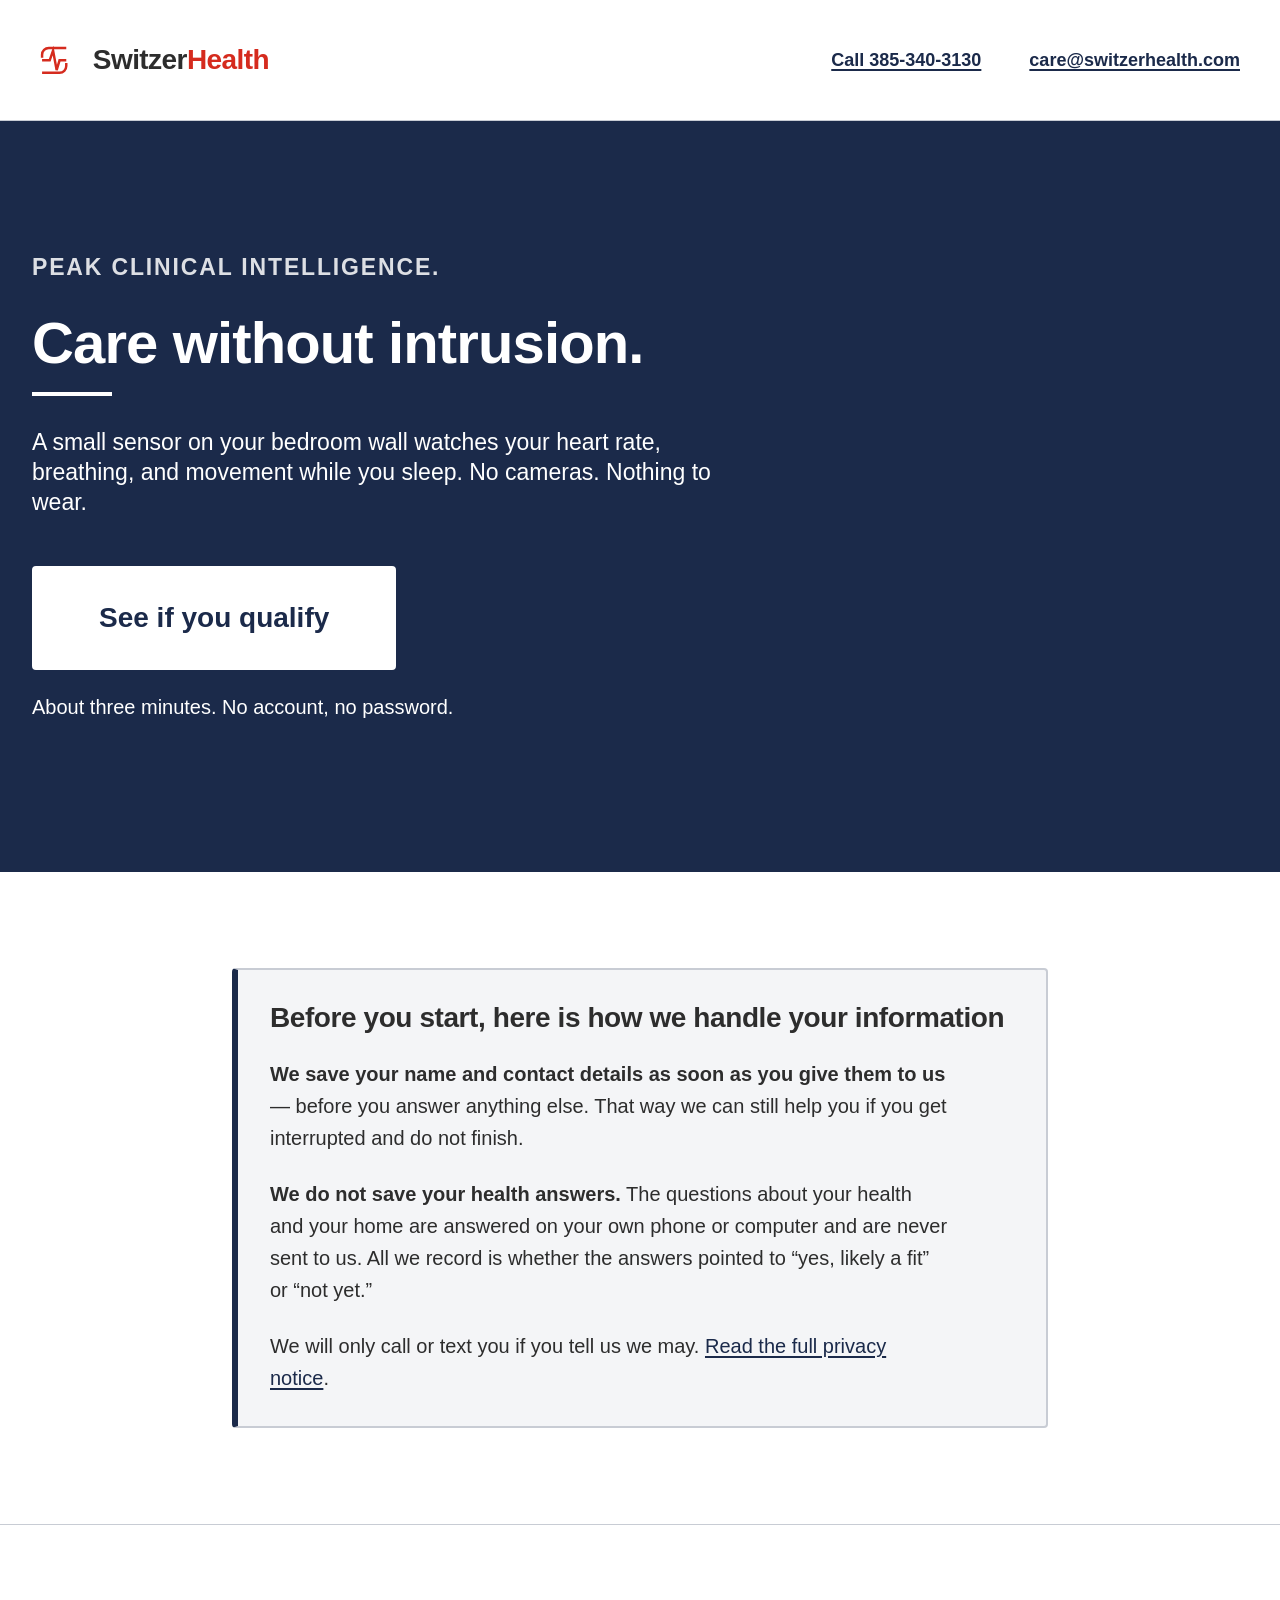
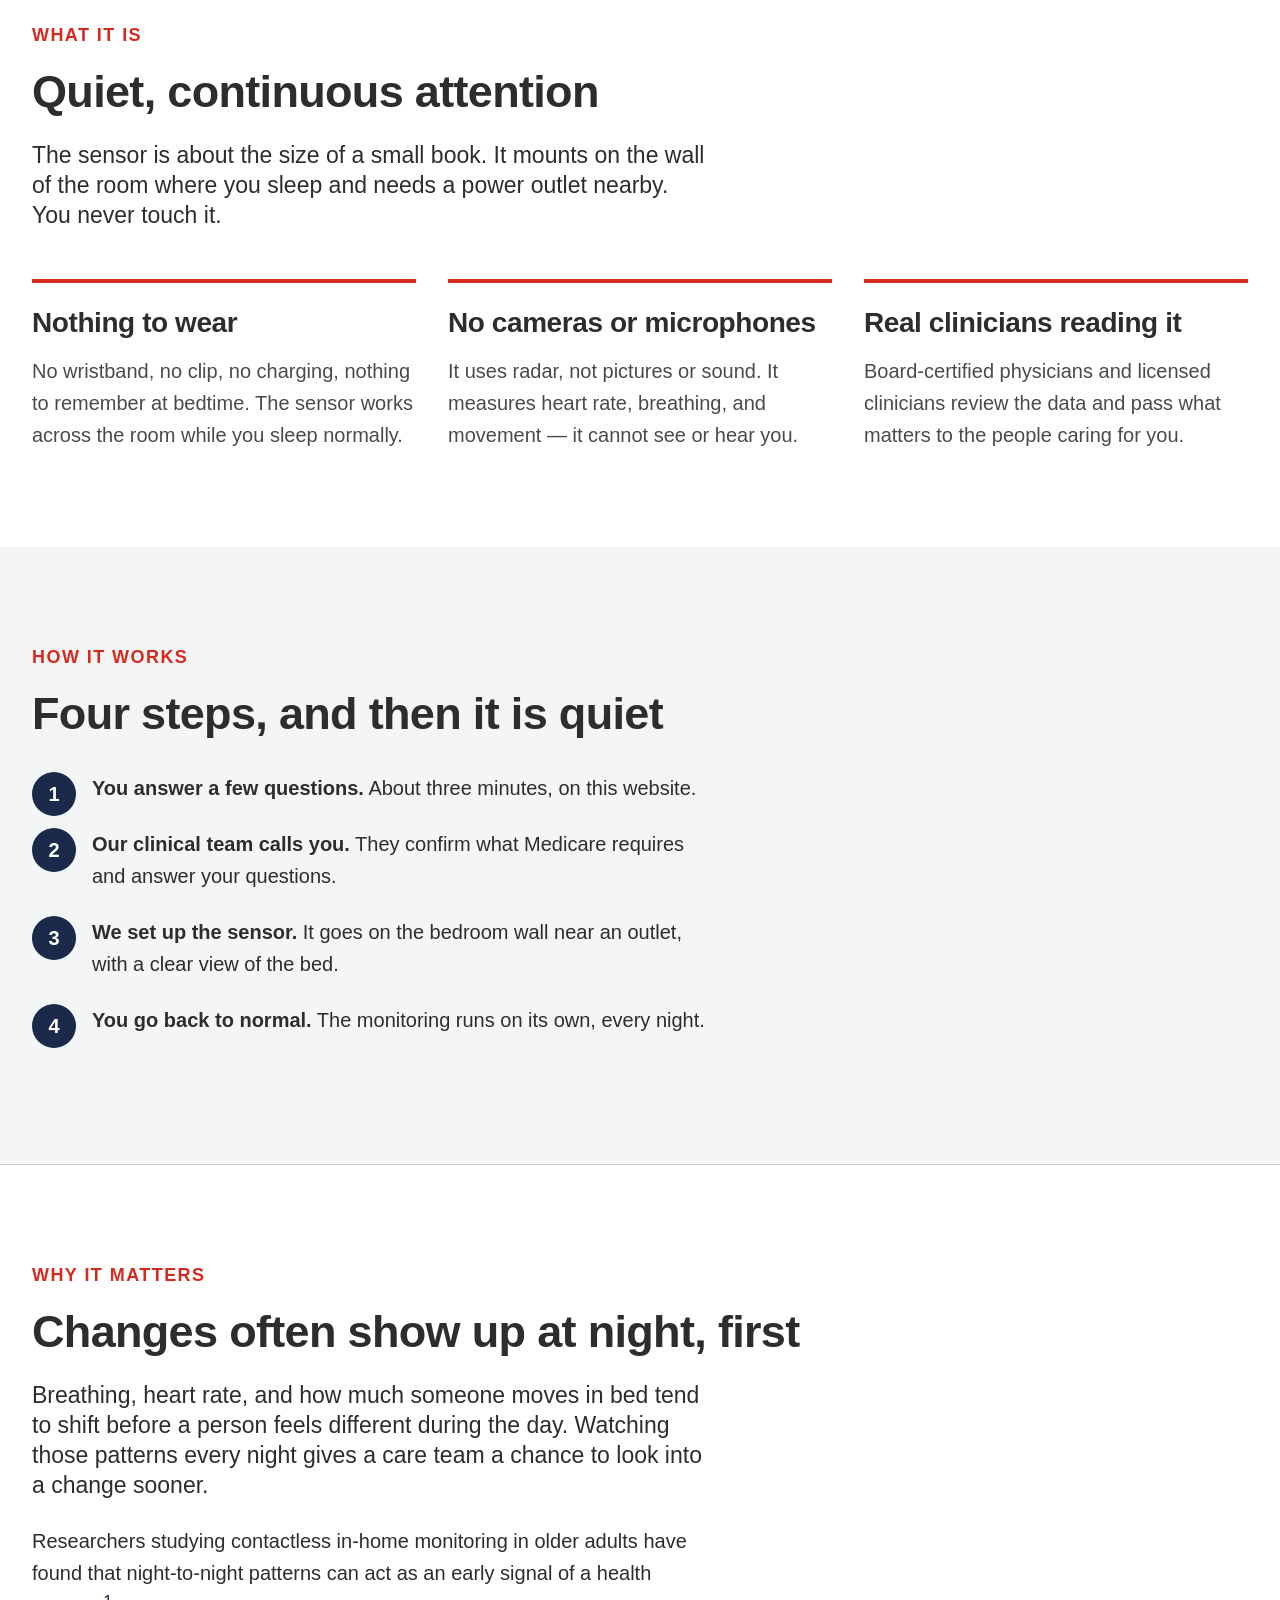
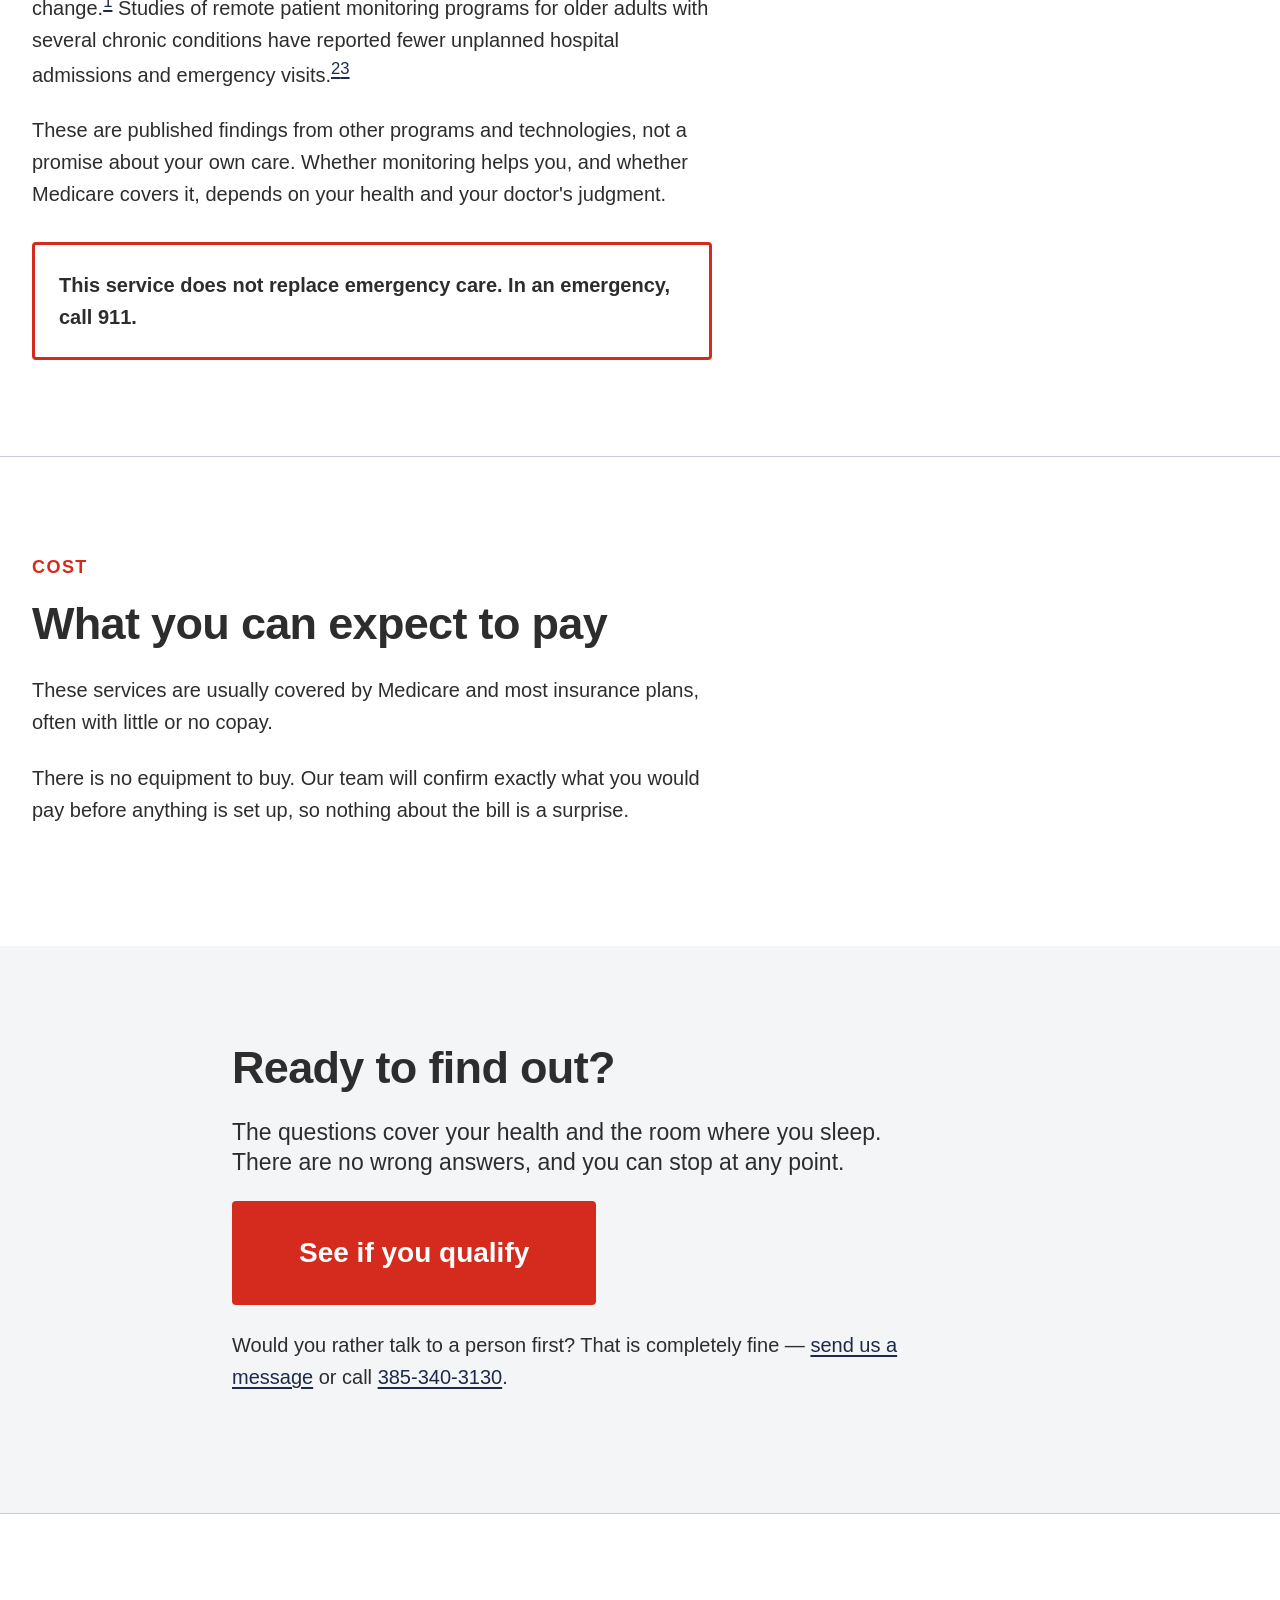
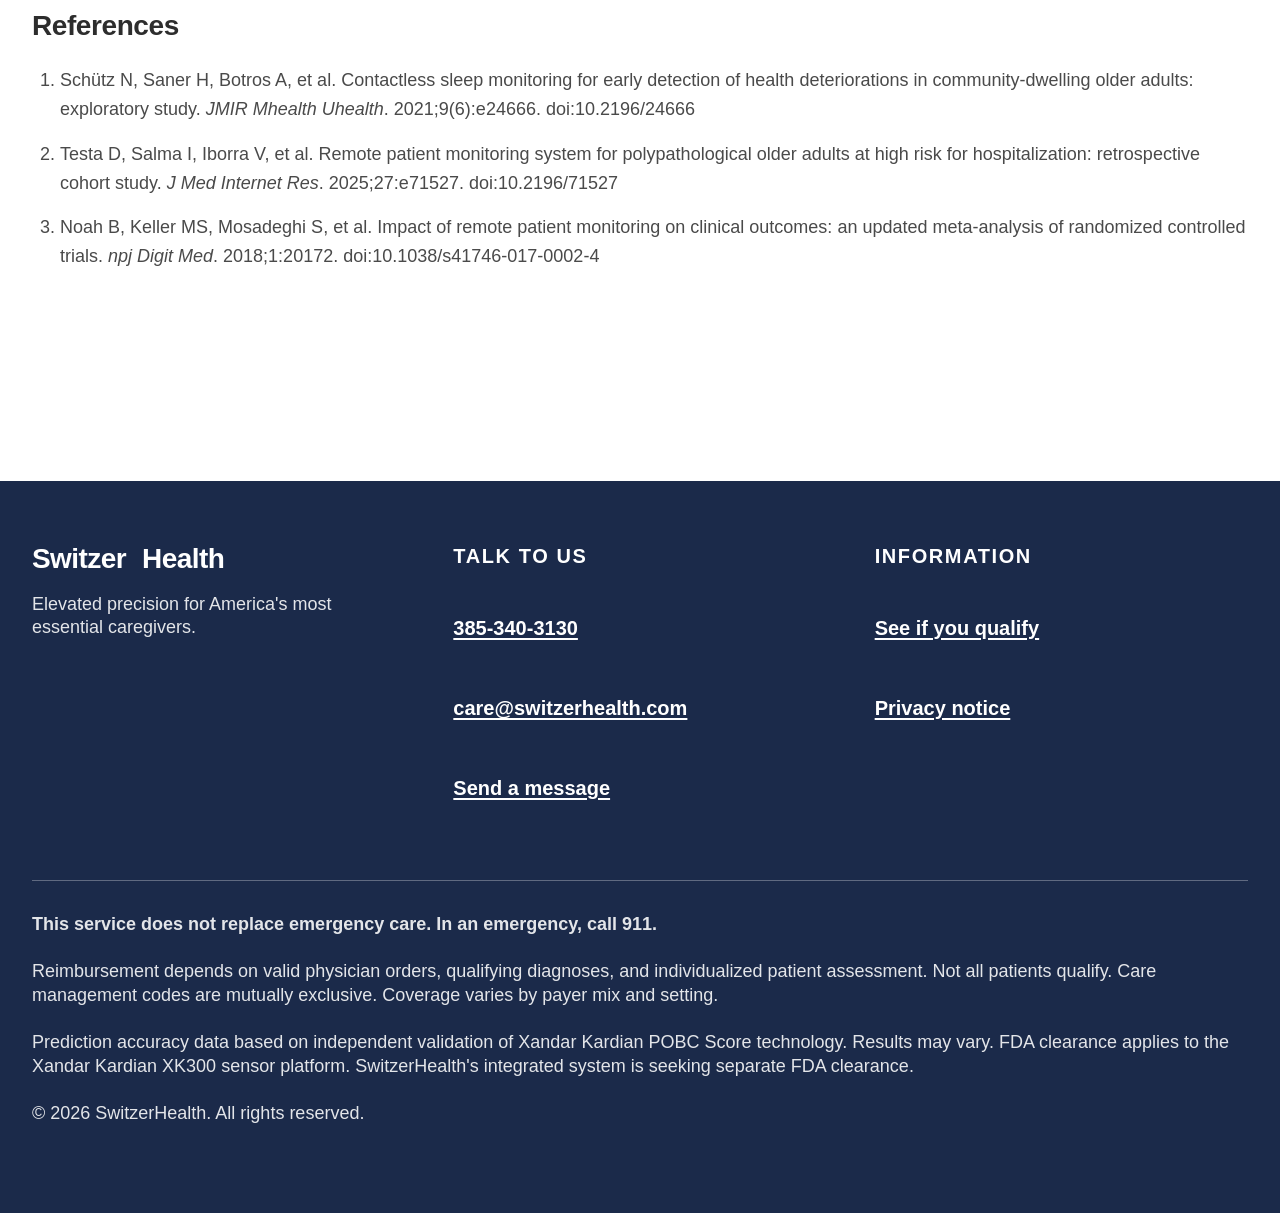
<file: index.html>
<!doctype html>
<html lang="en">
<head>
<meta charset="utf-8">
<meta name="viewport" content="width=device-width, initial-scale=1">
<title>Nighttime health monitoring at home | SwitzerHealth</title>
<meta name="description" content="Continuous, contactless vital sign monitoring at home. No cameras, no wearables, nothing to wear or remember. See if you qualify in about three minutes.">
<link rel="stylesheet" href="/assets/tokens.css">
<link rel="stylesheet" href="/assets/app.css">
<link rel="icon" href="/assets/logo-mark.svg" type="image/svg+xml">
</head>
<body>
<a class="skip-link" href="#main">Skip to main content</a>

<header class="site-header">
  <div class="container site-header__inner">
    <a class="wordmark" href="/">
      <svg class="wordmark__mark" style="color: var(--swh-red)" viewBox="0 0 400 400" aria-hidden="true" focusable="false">
        <g fill="none" stroke="currentColor" stroke-width="22">
          <path d="M 306 89 L 150 89 A 60 60 0 0 0 90 149 L 90 176"/>
          <path d="M 90 199 L 158 199 L 188 112 L 220 286 L 246 199 L 306 199"/>
          <path d="M 90 311 L 246 311 A 60 60 0 0 0 306 251 L 306 224"/>
        </g>
      </svg>
      <span><span class="wordmark__switzer">Switzer</span><span class="wordmark__health">Health</span></span>
    </a>
    <div class="site-header__contact">
      <a href="tel:+13853403130">Call 385-340-3130</a>
      <a href="mailto:care@switzerhealth.com">care@switzerhealth.com</a>
    </div>
  </div>
</header>

<main id="main">

  <section class="hero on-dark">
    <div class="container">
      <p class="hero__essence">Peak clinical intelligence.</p>
      <h1>Care without intrusion.</h1>
      <hr class="hero__rule">
      <p class="hero__sub">
        A small sensor on your bedroom wall watches your heart rate, breathing, and
        movement while you sleep. No cameras. Nothing to wear.
      </p>
      <p style="margin-top: var(--sp-5)">
        <a class="btn btn--primary btn--lg" href="/flow.html" data-keep-query>See if you qualify</a>
      </p>
      <p class="hero__sub" style="font-size: var(--fs-base)">
        About three minutes. No account, no password.
      </p>
    </div>
  </section>

  <!-- The data notice appears before any field exists on the site, as promised
       to the reader on this page and honored by flow.js. -->
  <section class="section section--plain">
    <div class="container container--narrow">
      <div class="panel panel--notice">
        <h2 style="font-size: var(--fs-lg)">Before you start, here is how we handle your information</h2>
        <p>
          <strong>We save your name and contact details as soon as you give them to us</strong>
          &mdash; before you answer anything else. That way we can still help you if you
          get interrupted and do not finish.
        </p>
        <p>
          <strong>We do not save your health answers.</strong> The questions about your
          health and your home are answered on your own phone or computer and are never
          sent to us. All we record is whether the answers pointed to
          &ldquo;yes, likely a fit&rdquo; or &ldquo;not yet.&rdquo;
        </p>
        <p style="margin-bottom: 0">
          We will only call or text you if you tell us we may.
          <a href="/privacy.html">Read the full privacy notice</a>.
        </p>
      </div>
    </div>
  </section>

  <section class="section">
    <div class="container">
      <p class="section__eyebrow">What it is</p>
      <h2>Quiet, continuous attention</h2>
      <p class="lede measure">
        The sensor is about the size of a small book. It mounts on the wall of the room
        where you sleep and needs a power outlet nearby. You never touch it.
      </p>

      <div class="grid" style="margin-top: var(--sp-5)">
        <div class="benefit">
          <h3>Nothing to wear</h3>
          <p>
            No wristband, no clip, no charging, nothing to remember at bedtime.
            The sensor works across the room while you sleep normally.
          </p>
        </div>
        <div class="benefit">
          <h3>No cameras or microphones</h3>
          <p>
            It uses radar, not pictures or sound. It measures heart rate,
            breathing, and movement &mdash; it cannot see or hear you.
          </p>
        </div>
        <div class="benefit">
          <h3>Real clinicians reading it</h3>
          <p>
            Board-certified physicians and licensed clinicians review the data
            and pass what matters to the people caring for you.
          </p>
        </div>
      </div>
    </div>
  </section>

  <section class="section section--banded">
    <div class="container">
      <p class="section__eyebrow">How it works</p>
      <h2>Four steps, and then it is quiet</h2>
      <ol class="next-steps" style="margin-top: var(--sp-4)">
        <li><strong>You answer a few questions.</strong> About three minutes, on this website.</li>
        <li><strong>Our clinical team calls you.</strong> They confirm what Medicare requires and answer your questions.</li>
        <li><strong>We set up the sensor.</strong> It goes on the bedroom wall near an outlet, with a clear view of the bed.</li>
        <li><strong>You go back to normal.</strong> The monitoring runs on its own, every night.</li>
      </ol>
    </div>
  </section>

  <section class="section">
    <div class="container">
      <p class="section__eyebrow">Why it matters</p>
      <h2>Changes often show up at night, first</h2>
      <p class="lede measure">
        Breathing, heart rate, and how much someone moves in bed tend to shift before
        a person feels different during the day. Watching those patterns every night gives
        a care team a chance to look into a change sooner.
      </p>
      <p class="measure">
        Researchers studying contactless in-home monitoring in older adults have found that
        night-to-night patterns can act as an early signal of a health change.<sup><a href="#ref-1">1</a></sup>
        Studies of remote patient monitoring programs for older adults with several
        chronic conditions have reported fewer unplanned hospital admissions and
        emergency visits.<sup><a href="#ref-2">2</a></sup><sup><a href="#ref-3">3</a></sup>
      </p>
      <p class="measure">
        These are published findings from other programs and technologies, not a promise
        about your own care. Whether monitoring helps you, and whether Medicare covers it,
        depends on your health and your doctor's judgment.
      </p>

      <div class="emergency" style="margin-top: var(--sp-4)">
        This service does not replace emergency care. In an emergency, call 911.
      </div>
    </div>
  </section>

  <section class="section">
    <div class="container">
      <p class="section__eyebrow">Cost</p>
      <h2>What you can expect to pay</h2>
      <p class="measure">
        These services are usually covered by Medicare and most insurance plans, often
        with little or no copay.
      </p>
      <p class="measure">
        There is no equipment to buy. Our team will confirm exactly what you would pay
        before anything is set up, so nothing about the bill is a surprise.
      </p>
    </div>
  </section>

  <section class="section section--banded">
    <div class="container container--narrow">
      <h2>Ready to find out?</h2>
      <p class="lede">
        The questions cover your health and the room where you sleep.
        There are no wrong answers, and you can stop at any point.
      </p>
      <p>
        <a class="btn btn--primary btn--lg" href="/flow.html" data-keep-query>See if you qualify</a>
      </p>
      <p>
        Would you rather talk to a person first? That is completely fine &mdash;
        <a href="/contact.html">send us a message</a> or call
        <a href="tel:+13853403130">385-340-3130</a>.
      </p>
    </div>
  </section>

  <section class="section">
    <div class="container">
      <h2 style="font-size: var(--fs-lg)">References</h2>
      <!--
        VERIFY BEFORE LAUNCH: these citations and figures were gathered from
        bibliographic databases; confirm each number against the source PDF.
        The brand book's voice guidance is explicit: "Claims backed by data,
        never oversold."
      -->
      <div class="citations">
        <ol>
          <li id="ref-1">
            Sch&uuml;tz N, Saner H, Botros A, et al. Contactless sleep monitoring for early
            detection of health deteriorations in community-dwelling older adults:
            exploratory study. <em>JMIR Mhealth Uhealth</em>. 2021;9(6):e24666.
            doi:10.2196/24666
          </li>
          <li id="ref-2">
            Testa D, Salma I, Iborra V, et al. Remote patient monitoring system for
            polypathological older adults at high risk for hospitalization: retrospective
            cohort study. <em>J Med Internet Res</em>. 2025;27:e71527. doi:10.2196/71527
          </li>
          <li id="ref-3">
            Noah B, Keller MS, Mosadeghi S, et al. Impact of remote patient monitoring on
            clinical outcomes: an updated meta-analysis of randomized controlled trials.
            <em>npj Digit Med</em>. 2018;1:20172. doi:10.1038/s41746-017-0002-4
          </li>
        </ol>
      </div>
    </div>
  </section>

</main>

<footer class="site-footer">
  <div class="container">
    <div class="site-footer__grid">
      <div>
        <span class="wordmark on-dark" style="color: var(--swh-white)">
          <span class="wordmark__switzer">Switzer</span><span class="wordmark__health">Health</span>
        </span>
        <p class="disclaimer" style="margin-top: var(--sp-2)">
          Elevated precision for America's most essential caregivers.
        </p>
      </div>
      <div>
        <h3>Talk to us</h3>
        <ul>
          <li><a href="tel:+13853403130">385-340-3130</a></li>
          <li><a href="mailto:care@switzerhealth.com">care@switzerhealth.com</a></li>
          <li><a href="/contact.html">Send a message</a></li>
        </ul>
      </div>
      <div>
        <h3>Information</h3>
        <ul>
          <li><a href="/flow.html" data-keep-query>See if you qualify</a></li>
          <li><a href="/privacy.html">Privacy notice</a></li>
        </ul>
      </div>
    </div>

    <div class="site-footer__legal">
      <p class="disclaimer">
        <strong>This service does not replace emergency care. In an emergency, call 911.</strong>
      </p>
      <p class="disclaimer">
        Reimbursement depends on valid physician orders, qualifying diagnoses, and
        individualized patient assessment. Not all patients qualify. Care management codes
        are mutually exclusive. Coverage varies by payer mix and setting.
      </p>
      <p class="disclaimer">
        Prediction accuracy data based on independent validation of Xandar Kardian POBC
        Score technology. Results may vary. FDA clearance applies to the Xandar Kardian
        XK300 sensor platform. SwitzerHealth's integrated system is seeking separate FDA
        clearance.
      </p>
      <p class="disclaimer">&copy; 2026 SwitzerHealth. All rights reserved.</p>
    </div>
  </div>
</footer>

<script src="/assets/site.js"></script>
</body>
</html>
</file>
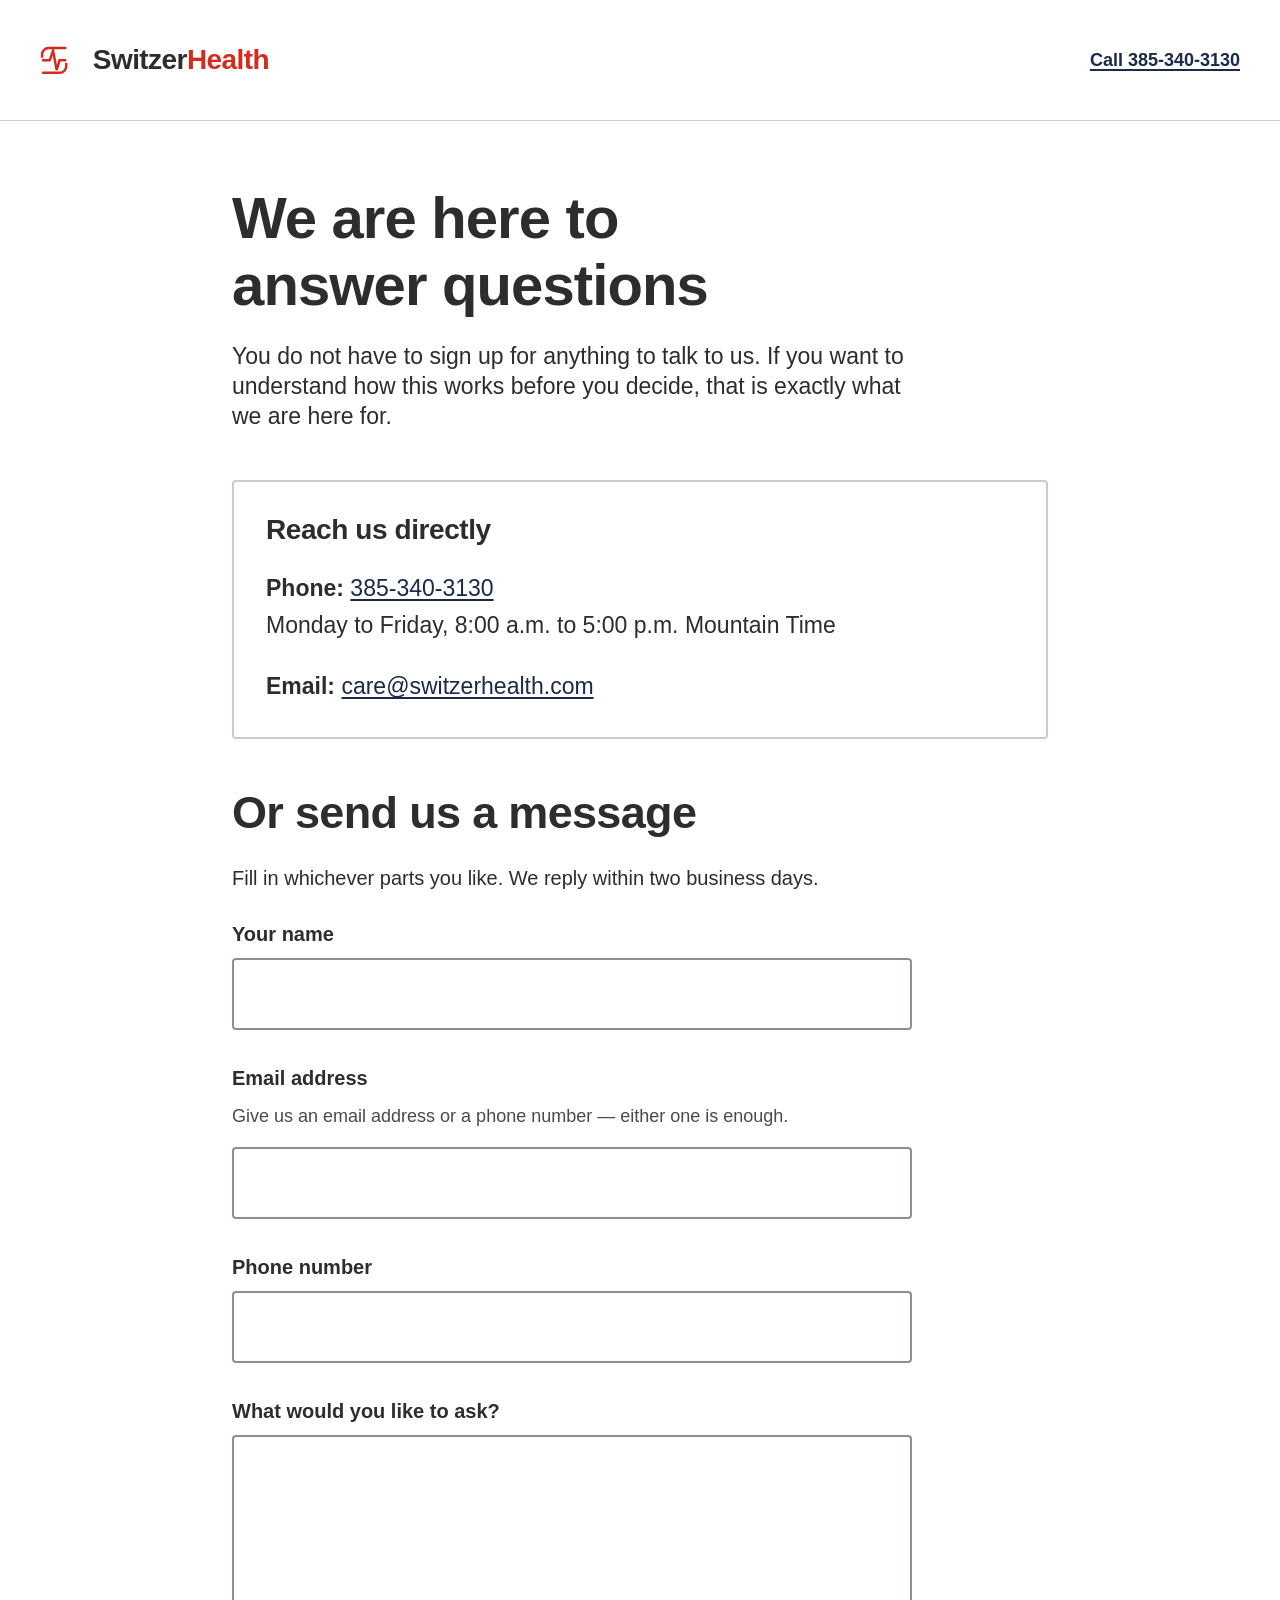
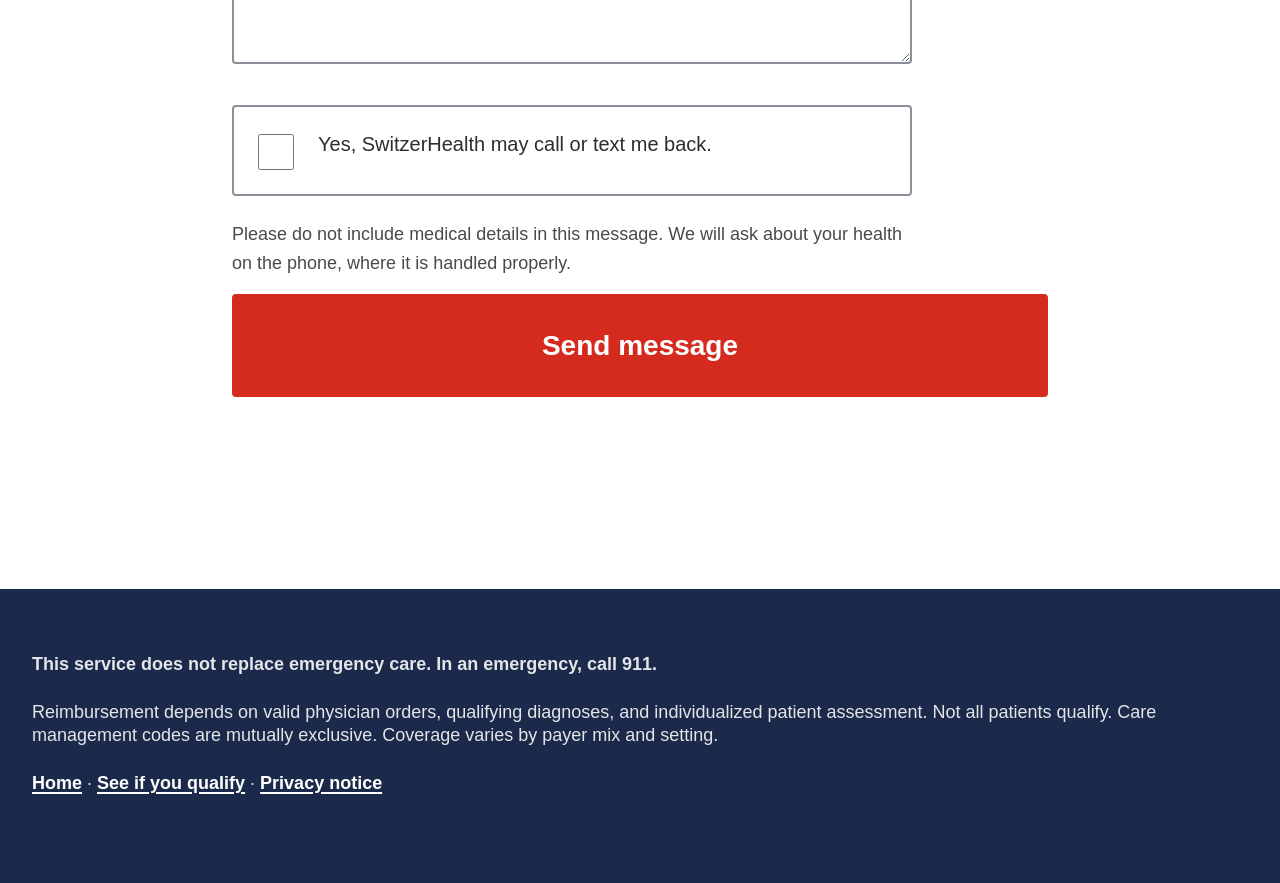
<file: contact.html>
<!doctype html>
<html lang="en">
<head>
<meta charset="utf-8">
<meta name="viewport" content="width=device-width, initial-scale=1">
<title>Contact us | SwitzerHealth</title>
<meta name="description" content="Call, email, or send a message. We are happy to answer questions before you sign up for anything.">
<link rel="stylesheet" href="/assets/tokens.css">
<link rel="stylesheet" href="/assets/app.css">
<link rel="icon" href="/assets/logo-mark.svg" type="image/svg+xml">
</head>
<body>
<a class="skip-link" href="#main">Skip to main content</a>

<header class="site-header">
  <div class="container site-header__inner">
    <a class="wordmark" href="/">
      <svg class="wordmark__mark" style="color: var(--swh-red)" viewBox="0 0 400 400" aria-hidden="true" focusable="false">
        <g fill="none" stroke="currentColor" stroke-width="22">
          <path d="M 306 89 L 150 89 A 60 60 0 0 0 90 149 L 90 176"/>
          <path d="M 90 199 L 158 199 L 188 112 L 220 286 L 246 199 L 306 199"/>
          <path d="M 90 311 L 246 311 A 60 60 0 0 0 306 251 L 306 224"/>
        </g>
      </svg>
      <span><span class="wordmark__switzer">Switzer</span><span class="wordmark__health">Health</span></span>
    </a>
    <div class="site-header__contact">
      <a href="tel:+13853403130">Call 385-340-3130</a>
    </div>
  </div>
</header>

<main id="main">
  <section class="section section--plain" style="padding-top: var(--sp-6)">
    <div class="container container--narrow">
      <h1>We are here to answer questions</h1>
      <p class="lede">
        You do not have to sign up for anything to talk to us. If you want to understand
        how this works before you decide, that is exactly what we are here for.
      </p>

      <div class="panel" style="margin-block: var(--sp-5)">
        <h2 style="font-size: var(--fs-lg)">Reach us directly</h2>
        <p style="font-size: var(--fs-md)">
          <strong>Phone:</strong> <a href="tel:+13853403130">385-340-3130</a><br>
          Monday to Friday, 8:00&nbsp;a.m. to 5:00&nbsp;p.m. Mountain Time
        </p>
        <p style="font-size: var(--fs-md); margin-bottom: 0">
          <strong>Email:</strong> <a href="mailto:care@switzerhealth.com">care@switzerhealth.com</a>
        </p>
      </div>

      <h2>Or send us a message</h2>
      <p>
        Fill in whichever parts you like. We reply within two business days.
      </p>

      <!-- SET THIS: the Power Automate HTTP trigger URL, same value as
           intakeEndpoint in assets/config.js. This form has no scripted path —
           it posts natively, and `redirect_to` is what makes the flow answer
           with a 302 to the thank-you page rather than a response body. -->
      <form name="contact-message" method="POST" action="">
        <input type="hidden" name="form-name" value="contact-message">
        <input type="hidden" name="redirect_to" value="/thanks.html">
        <p class="sr-only">
          <label>Leave this field empty: <input name="bot-field"></label>
        </p>

        <div class="field">
          <label class="field__label" for="c-name">Your name</label>
          <input type="text" id="c-name" name="name" autocomplete="name" required>
        </div>

        <div class="field">
          <label class="field__label" for="c-email">Email address</label>
          <span class="field__hint">Give us an email address or a phone number — either one is enough.</span>
          <input type="email" id="c-email" name="email" autocomplete="email" inputmode="email">
        </div>

        <div class="field">
          <label class="field__label" for="c-phone">Phone number</label>
          <input type="tel" id="c-phone" name="phone" autocomplete="tel" inputmode="tel">
        </div>

        <div class="field">
          <label class="field__label" for="c-message">What would you like to ask?</label>
          <textarea id="c-message" name="message" rows="6"></textarea>
        </div>

        <label class="consent" for="c-optin">
          <input type="checkbox" id="c-optin" name="contact_optin" value="yes">
          <span>Yes, SwitzerHealth may call or text me back.</span>
        </label>

        <p class="field__hint" style="max-width: var(--measure)">
          Please do not include medical details in this message. We will ask about your
          health on the phone, where it is handled properly.
        </p>

        <button type="submit" class="btn btn--primary btn--lg btn--block">Send message</button>
      </form>
    </div>
  </section>
</main>

<footer class="site-footer">
  <div class="container">
    <p class="disclaimer">
      <strong>This service does not replace emergency care. In an emergency, call 911.</strong>
    </p>
    <p class="disclaimer">
      Reimbursement depends on valid physician orders, qualifying diagnoses, and
      individualized patient assessment. Not all patients qualify. Care management codes
      are mutually exclusive. Coverage varies by payer mix and setting.
    </p>
    <p class="disclaimer">
      <a href="/">Home</a> &middot;
      <a href="/flow.html">See if you qualify</a> &middot;
      <a href="/privacy.html">Privacy notice</a>
    </p>
  </div>
</footer>
</body>
</html>
</file>
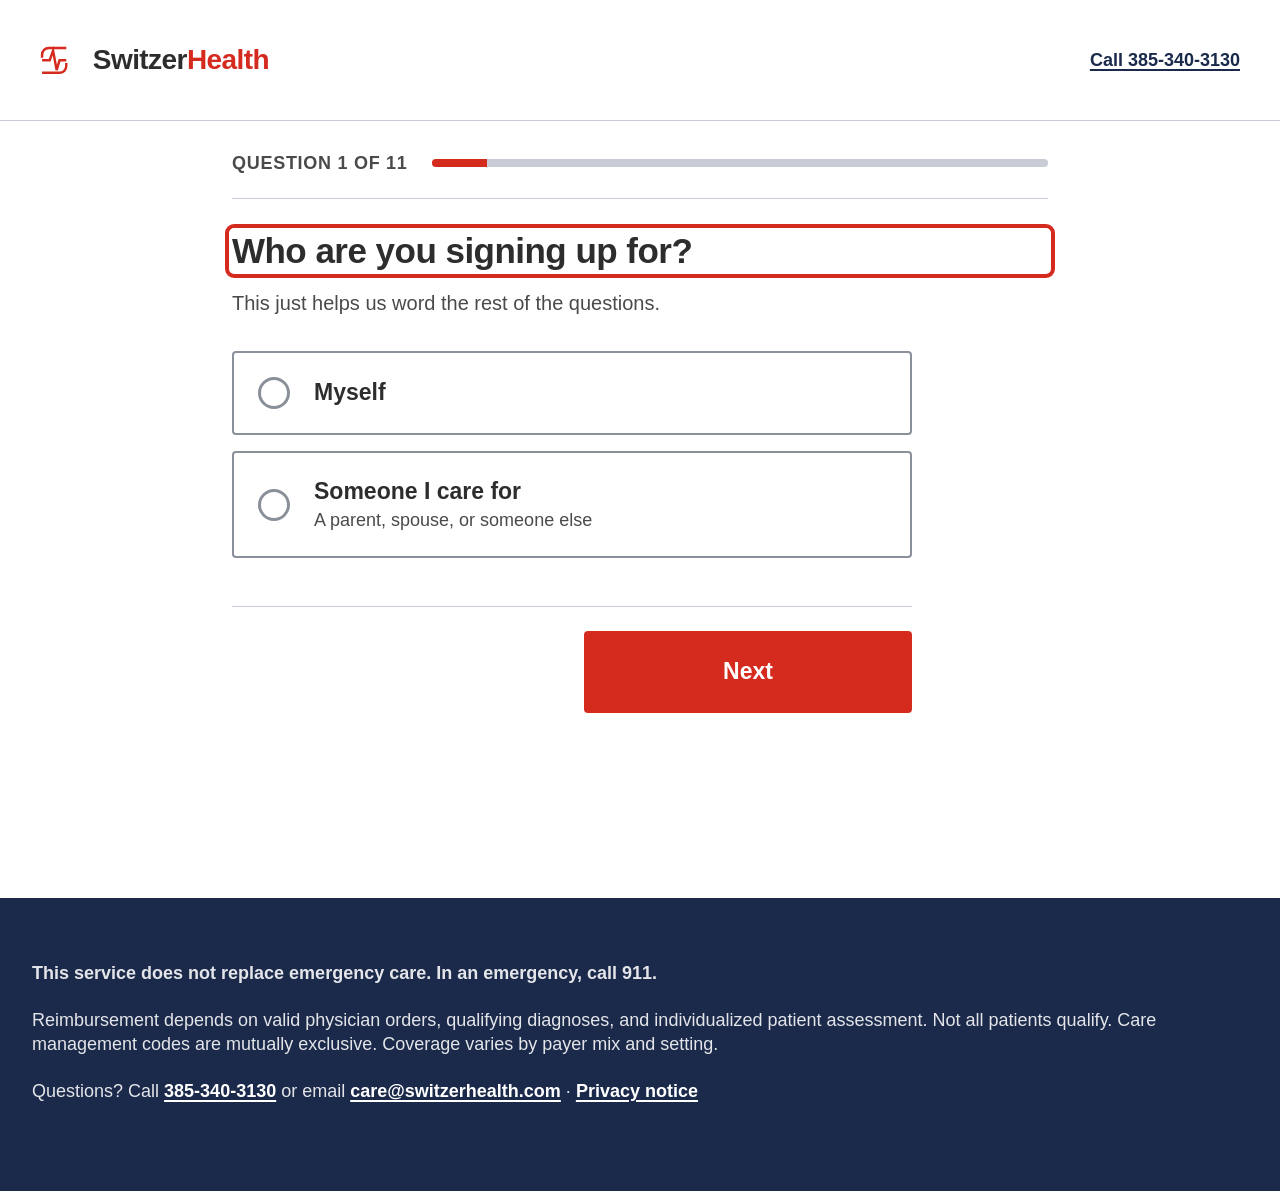
<file: flow.html>
<!doctype html>
<html lang="en">
<head>
<meta charset="utf-8">
<meta name="viewport" content="width=device-width, initial-scale=1">
<title>See if you qualify | SwitzerHealth</title>
<meta name="description" content="A few short questions about your health and the room where you sleep.">
<meta name="robots" content="noindex">
<link rel="stylesheet" href="/assets/tokens.css">
<link rel="stylesheet" href="/assets/app.css">
<link rel="icon" href="/assets/logo-mark.svg" type="image/svg+xml">
</head>
<body>
<a class="skip-link" href="#main">Skip to main content</a>

<header class="site-header">
  <div class="container site-header__inner">
    <a class="wordmark" href="/">
      <svg class="wordmark__mark" style="color: var(--swh-red)" viewBox="0 0 400 400" aria-hidden="true" focusable="false">
        <g fill="none" stroke="currentColor" stroke-width="22">
          <path d="M 306 89 L 150 89 A 60 60 0 0 0 90 149 L 90 176"/>
          <path d="M 90 199 L 158 199 L 188 112 L 220 286 L 246 199 L 306 199"/>
          <path d="M 90 311 L 246 311 A 60 60 0 0 0 306 251 L 306 224"/>
        </g>
      </svg>
      <span><span class="wordmark__switzer">Switzer</span><span class="wordmark__health">Health</span></span>
    </a>
    <div class="site-header__contact">
      <a href="tel:+13853403130">Call 385-340-3130</a>
    </div>
  </div>
</header>

<main id="main" class="flow">
  <div class="container container--narrow">

    <!-- ===================================================================
         Scripted flow. Hidden until flow.js takes over, so readers without
         JavaScript never see an empty shell.
         =================================================================== -->
    <div id="flow-app" hidden>
      <!-- The visible heading of each screen is the question's own <legend>, so
           the page-level h1 is for structure only. Without it the document has
           no h1 once JS hides the fallback below. -->
      <h1 class="sr-only">See if you qualify for home health monitoring</h1>

      <div class="progress">
        <p class="progress__text" id="progress-text" role="status" aria-live="polite">Question 1</p>
        <div class="progress__track">
          <div class="progress__fill" id="progress-fill" style="width: 0%"></div>
        </div>
      </div>

      <p class="error" id="flow-error" role="alert" tabindex="-1" hidden></p>

      <div id="step"></div>

      <div class="flow__nav" id="flow-nav" hidden>
        <button type="button" class="btn btn--secondary" id="flow-back">Back</button>
        <button type="button" class="btn btn--primary" id="flow-next">Next</button>
      </div>

      <!-- Sticky-bar sentinel. The Back/Next bar above is `position: sticky`,
           so it rides the bottom of the screen whenever the answers run past
           it. This one-pixel element sits just below the bar's resting place:
           while it is off screen the bar is floating over content, and flow.js
           uses that to add the shadow that separates the two. Presentational
           only — nothing depends on it, and the bar works without it. -->
      <div id="flow-nav-end" aria-hidden="true"></div>
    </div>

    <!-- ===================================================================
         No-JavaScript fallback — AND the Netlify form declaration for
         `contact-lead`. Netlify's build bot parses this markup at deploy time
         to register the form and its fields; flow.js then posts to the same
         form name with fetch. Keep the field list here in sync with
         TRANSMIT_FIELDS in flow.js — Netlify ignores fields it has not seen.
         =================================================================== -->
    <div id="fallback">
      <h1>See if you qualify</h1>
      <p class="lede">
        Leave your details and our clinical team will call you to go through the
        questions together. It takes about ten minutes on the phone.
      </p>

      <div class="panel panel--notice" style="margin-bottom: var(--sp-5)">
        <p style="margin-bottom: 0">
          We save your name and contact details as soon as you send this form, so we can
          follow up with you. <a href="/privacy.html">Read the privacy notice</a>.
        </p>
      </div>

      <form name="contact-lead" method="POST" action="/thanks.html"
            data-netlify="true" data-netlify-honeypot="bot-field">
        <input type="hidden" name="form-name" value="contact-lead">
        <input type="hidden" name="ref" value="">
        <input type="hidden" name="source" value="no-js">
        <input type="hidden" name="preferred_contact" value="unknown">
        <input type="hidden" name="signing_up_for" value="unknown">
        <input type="hidden" name="consent_text" value="I understand SwitzerHealth will save my contact information so someone can follow up with me.">
        <input type="hidden" name="submitted_at" value="">
        <input type="hidden" name="eligible" value="">
        <input type="hidden" name="clinical_review" value="">
        <p class="sr-only">
          <label>Leave this field empty: <input name="bot-field"></label>
        </p>

        <div class="field">
          <label class="field__label" for="fb-first">First name</label>
          <input type="text" id="fb-first" name="first_name" autocomplete="given-name" required>
        </div>
        <div class="field">
          <label class="field__label" for="fb-last">Last name</label>
          <input type="text" id="fb-last" name="last_name" autocomplete="family-name">
        </div>
        <div class="field">
          <label class="field__label" for="fb-email">Email address</label>
          <span class="field__hint">Give us an email address or a phone number — either one is enough.</span>
          <input type="email" id="fb-email" name="email" autocomplete="email" inputmode="email">
        </div>
        <div class="field">
          <label class="field__label" for="fb-phone">Phone number</label>
          <input type="tel" id="fb-phone" name="phone" autocomplete="tel" inputmode="tel">
        </div>
        <div class="field">
          <label class="field__label" for="fb-zip">ZIP code</label>
          <input type="text" id="fb-zip" name="zip" autocomplete="postal-code" inputmode="numeric" maxlength="10">
        </div>

        <label class="consent" for="fb-optin">
          <input type="checkbox" id="fb-optin" name="contact_optin" value="yes">
          <span>Yes, SwitzerHealth may call or text me about signing up.</span>
        </label>

        <!-- Five fields at this text size run well past one screen on a phone.
             `.form-actions` keeps the submit button on the bottom edge of the
             viewport until the reader reaches the end of the form. -->
        <div class="form-actions">
          <button type="submit" class="btn btn--primary btn--lg btn--block">Send my details</button>
        </div>
      </form>
    </div>

    <!-- ===================================================================
         Netlify form declaration for `eligibility-result`. Never displayed;
         it exists purely so the build bot registers the form and its fields.
         Posted by flow.js when the reader reaches the result screen.

         Note what is NOT here: no condition, insurance, doctor, or home
         answers. Those never leave the browser.
         =================================================================== -->
    <form name="eligibility-result" method="POST" data-netlify="true"
          data-netlify-honeypot="bot-field" hidden>
      <input type="hidden" name="form-name" value="eligibility-result">
      <input type="hidden" name="ref">
      <input type="hidden" name="first_name">
      <input type="hidden" name="last_name">
      <input type="hidden" name="email">
      <input type="hidden" name="phone">
      <input type="hidden" name="contact_optin">
      <input type="hidden" name="source">
      <input type="hidden" name="submitted_at">
      <input type="hidden" name="eligible">
      <input type="hidden" name="clinical_review">
      <input name="bot-field">
    </form>

  </div>
</main>

<footer class="site-footer">
  <div class="container">
    <p class="disclaimer">
      <strong>This service does not replace emergency care. In an emergency, call 911.</strong>
    </p>
    <p class="disclaimer">
      Reimbursement depends on valid physician orders, qualifying diagnoses, and
      individualized patient assessment. Not all patients qualify. Care management codes
      are mutually exclusive. Coverage varies by payer mix and setting.
    </p>
    <p class="disclaimer">
      Questions? Call <a href="tel:+13853403130">385-340-3130</a> or email
      <a href="mailto:care@switzerhealth.com">care@switzerhealth.com</a> &middot;
      <a href="/privacy.html">Privacy notice</a>
    </p>
  </div>
</footer>

<script src="/assets/questions.js"></script>
<script src="/assets/flow.js"></script>
</body>
</html>
</file>
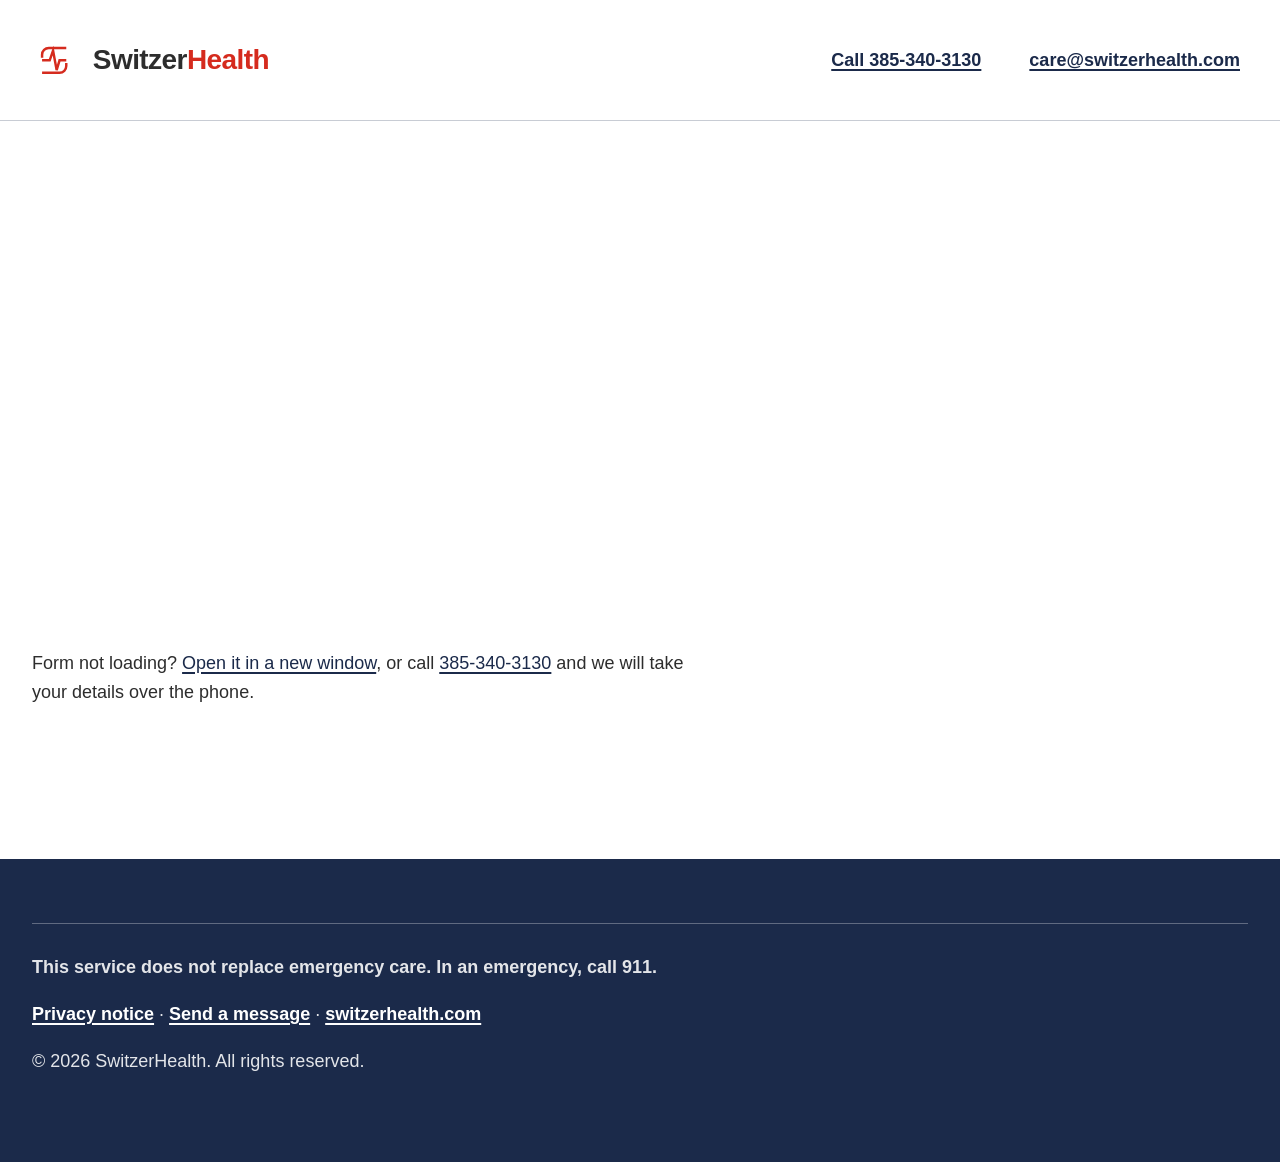
<file: forms.html>
<!doctype html>
<html lang="en">
<head>
<meta charset="utf-8">
<meta name="viewport" content="width=device-width, initial-scale=1">
<title>Enrollment | SwitzerHealth</title>
<meta name="description" content="Answer a few questions and the SwitzerHealth team will follow up about nighttime monitoring at home.">
<meta name="robots" content="noindex">
<link rel="stylesheet" href="/assets/tokens.css">
<link rel="stylesheet" href="/assets/app.css">
<link rel="icon" href="/assets/logo-mark.svg" type="image/svg+xml">
<!--
  The single-page Microsoft Forms enrollment experience — one half of the
  enrollment-mode flag.

  ⚠ NOT DEPLOYED, AND NOT THE CANONICAL COPY. This repository is retired; the
  live build is aybab2/enrollment.switzerhealth.com on Cloudflare Workers, and
  the page it actually serves is functions/lib/forms-page.js there — same
  markup, rendered by the Worker when ENROLLMENT_MODE is "forms". If the two
  disagree, that one is right. This file exists so the forms experience is
  still legible from inside this repo.

  Note that the security headers went with netlify.toml when it was deleted.
  Served from a plain static host this page has no CSP at all; the live one is
  set by the Worker and includes frame-src for the Microsoft Forms origin,
  without which the frame is blocked and the page renders as a white box.

  Two details carried over from the standalone enroll.switzerhealth.com Worker,
  both learned the hard way:

    - The embed URL must use the capital-P /Pages/ResponsePage.aspx form. The
      lowercase /pages/responsepage.aspx variant renders blank inside an
      iframe, with no error anywhere.
    - The short link (forms.cloud.microsoft/r/…) is what printed QR codes and
      SMS point at. It resolves to the same form and is the fallback below.

  Note the privacy difference this page carries: the clickable flow scores its
  health questions in the browser and never transmits them, while a Microsoft
  Form submits every answer to the M365 tenant. That is a defensible place for
  them to go, but it is a different posture — see README.
-->
<!-- Nothing links here from the rest of this repo, and nothing serves it. -->
<style>
  /* The frame takes whatever the viewport has left, so the footer sits at the
     bottom of the window rather than halfway up it; min-height is the floor
     for when that leaves too little to answer a question in.

     Flexing the body is safe here and nowhere else on the site: this page has
     no sections, only header / main / footer. */
  body { display: flex; flex-direction: column; min-height: 100vh; }
  main { flex: 1; display: flex; flex-direction: column; }
  .form-frame {
    flex: 1;
    display: flex;
    flex-direction: column;
    margin-top: var(--sp-4);
    margin-bottom: var(--sp-4);
  }
  .form-frame iframe {
    flex: 1;
    width: 100%;
    max-width: 100%;
    min-height: 24rem;
    border: 0;
    border-radius: 6px;
    background: var(--swh-white);
  }
  @media (max-width: 640px) {
    /* A phone has no spare height to give the frame, so ask for most of the
       viewport outright and let the page scroll to the fallback line. */
    .form-frame iframe { min-height: 68vh; }
  }
</style>
</head>
<body>
<a class="skip-link" href="#main">Skip to main content</a>

<header class="site-header">
  <div class="container site-header__inner">
    <a class="wordmark" href="/">
      <svg class="wordmark__mark" style="color: var(--swh-red)" viewBox="0 0 400 400" aria-hidden="true" focusable="false">
        <g fill="none" stroke="currentColor" stroke-width="22">
          <path d="M 306 89 L 150 89 A 60 60 0 0 0 90 149 L 90 176"/>
          <path d="M 90 199 L 158 199 L 188 112 L 220 286 L 246 199 L 306 199"/>
          <path d="M 90 311 L 246 311 A 60 60 0 0 0 306 251 L 306 224"/>
        </g>
      </svg>
      <span><span class="wordmark__switzer">Switzer</span><span class="wordmark__health">Health</span></span>
    </a>
    <div class="site-header__contact">
      <a href="tel:+13853403130">Call 385-340-3130</a>
      <a href="mailto:care@switzerhealth.com">care@switzerhealth.com</a>
    </div>
  </div>
</header>

<main id="main">
  <div class="container form-frame">
    <iframe
      title="SwitzerHealth enrollment eligibility questionnaire"
      src="https://forms.cloud.microsoft/Pages/ResponsePage.aspx?id=Tj5Gxlm7lE2lraiuw8wHHHuXaYHuatZPri43sCoOL7NUQ1owUzBKRTk2ODdTWVZXNjBGRE40T1Y3Sy4u&amp;embed=true"
      allowfullscreen></iframe>
    <p style="margin-top: var(--sp-2); font-size: var(--fs-sm)">
      Form not loading?
      <a href="https://forms.cloud.microsoft/r/bBJmMeQPzz" target="_blank" rel="noopener">Open it in a new window</a>,
      or call <a href="tel:+13853403130">385-340-3130</a> and we will take your details over the phone.
    </p>
  </div>
</main>

<footer class="site-footer">
  <div class="container">
    <div class="site-footer__legal">
      <p class="disclaimer">
        <strong>This service does not replace emergency care. In an emergency, call 911.</strong>
      </p>
      <p class="disclaimer">
        <a href="/privacy.html">Privacy notice</a> &middot;
        <a href="/contact.html">Send a message</a> &middot;
        <a href="https://switzerhealth.com">switzerhealth.com</a>
      </p>
      <p class="disclaimer">&copy; 2026 SwitzerHealth. All rights reserved.</p>
    </div>
  </div>
</footer>

</body>
</html>
</file>
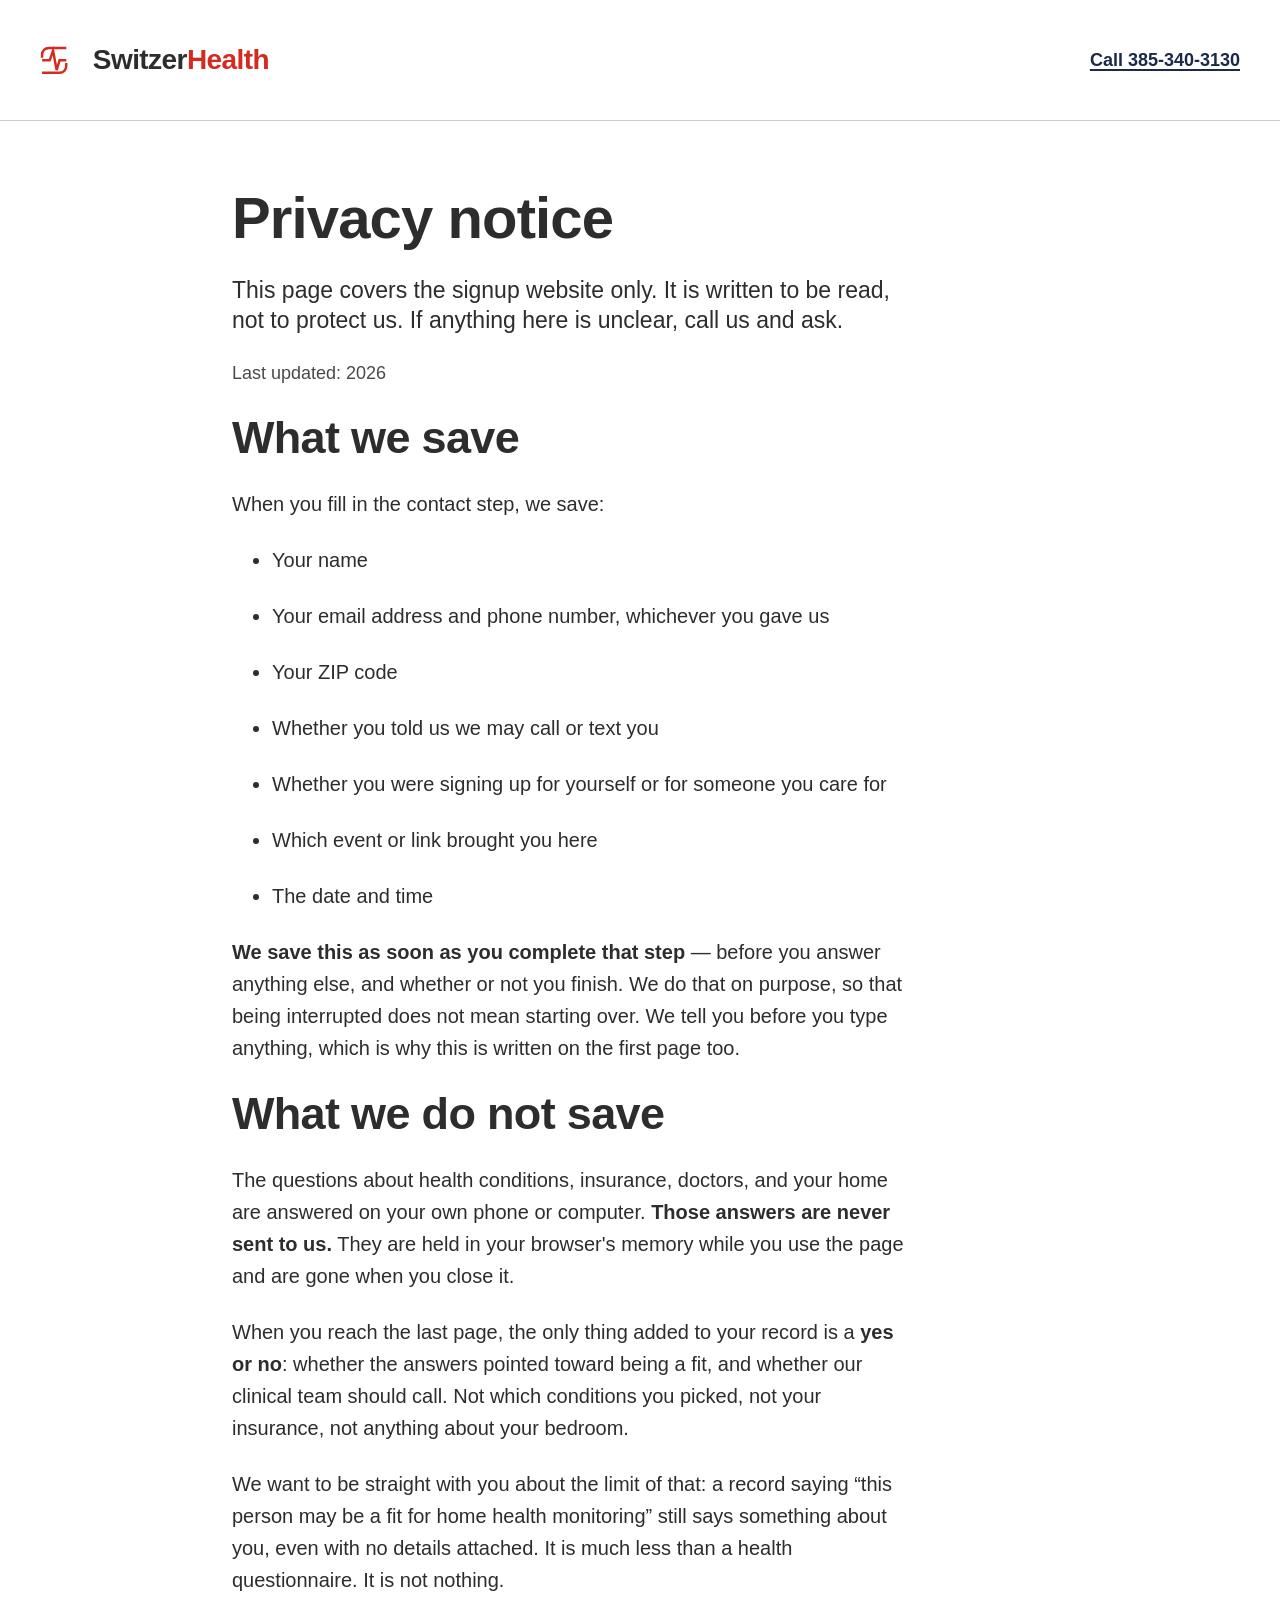
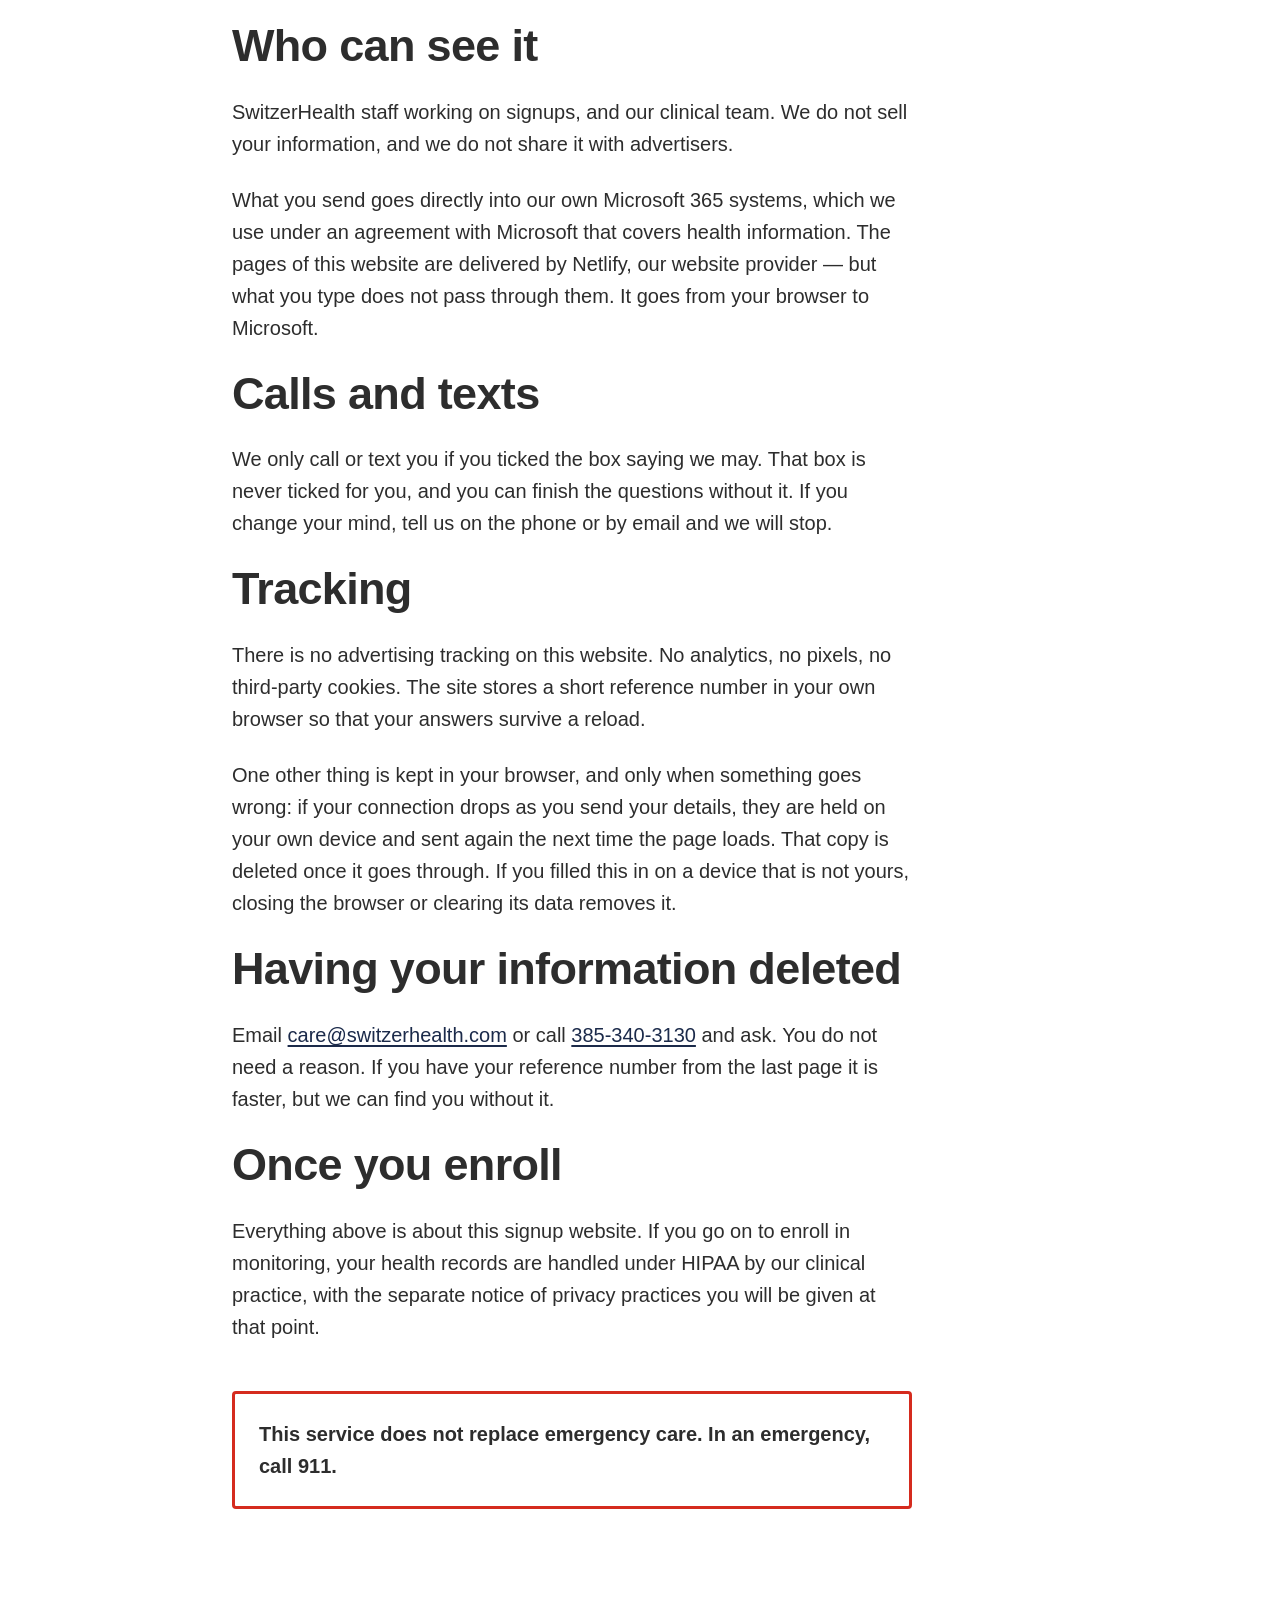
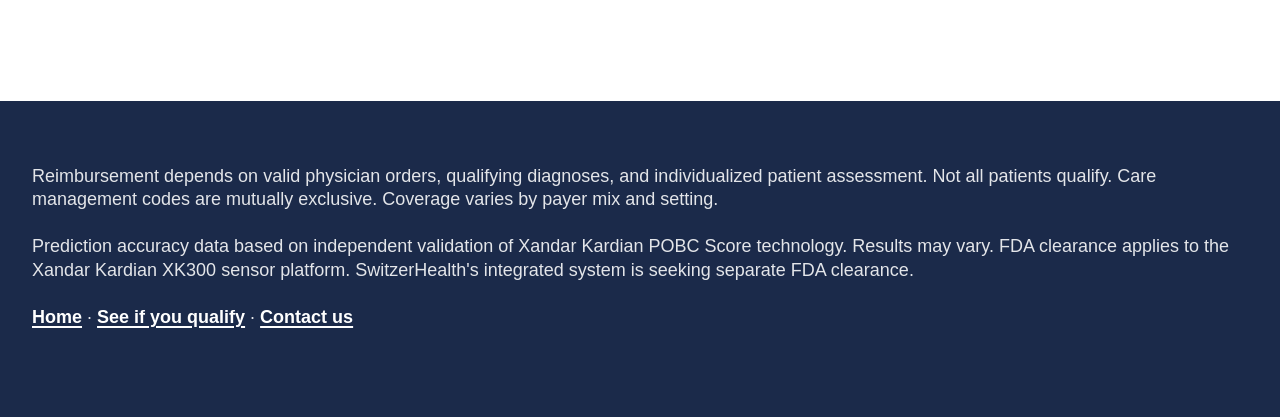
<file: privacy.html>
<!doctype html>
<html lang="en">
<head>
<meta charset="utf-8">
<meta name="viewport" content="width=device-width, initial-scale=1">
<title>Privacy notice | SwitzerHealth</title>
<meta name="description" content="What we save, what we deliberately do not save, and how to have your information deleted.">
<link rel="stylesheet" href="/assets/tokens.css">
<link rel="stylesheet" href="/assets/app.css">
<link rel="icon" href="/assets/logo-mark.svg" type="image/svg+xml">
</head>
<body>
<a class="skip-link" href="#main">Skip to main content</a>

<header class="site-header">
  <div class="container site-header__inner">
    <a class="wordmark" href="/">
      <svg class="wordmark__mark" style="color: var(--swh-red)" viewBox="0 0 400 400" aria-hidden="true" focusable="false">
        <g fill="none" stroke="currentColor" stroke-width="22">
          <path d="M 306 89 L 150 89 A 60 60 0 0 0 90 149 L 90 176"/>
          <path d="M 90 199 L 158 199 L 188 112 L 220 286 L 246 199 L 306 199"/>
          <path d="M 90 311 L 246 311 A 60 60 0 0 0 306 251 L 306 224"/>
        </g>
      </svg>
      <span><span class="wordmark__switzer">Switzer</span><span class="wordmark__health">Health</span></span>
    </a>
    <div class="site-header__contact">
      <a href="tel:+13853403130">Call 385-340-3130</a>
    </div>
  </div>
</header>

<main id="main">
  <section class="section section--plain" style="padding-top: var(--sp-6)">
    <div class="container container--narrow">
      <h1>Privacy notice</h1>
      <p class="lede">
        This page covers the signup website only. It is written to be read, not to
        protect us. If anything here is unclear, call us and ask.
      </p>
      <!-- TODO: have counsel review before launch, and add the effective date. -->
      <p class="citations">Last updated: 2026</p>

      <h2>What we save</h2>
      <p>When you fill in the contact step, we save:</p>
      <ul>
        <li>Your name</li>
        <li>Your email address and phone number, whichever you gave us</li>
        <li>Your ZIP code</li>
        <li>Whether you told us we may call or text you</li>
        <li>Whether you were signing up for yourself or for someone you care for</li>
        <li>Which event or link brought you here</li>
        <li>The date and time</li>
      </ul>
      <p>
        <strong>We save this as soon as you complete that step</strong> &mdash; before you
        answer anything else, and whether or not you finish. We do that on purpose, so that
        being interrupted does not mean starting over. We tell you before you type
        anything, which is why this is written on the first page too.
      </p>

      <h2>What we do not save</h2>
      <p>
        The questions about health conditions, insurance, doctors, and your home are
        answered on your own phone or computer. <strong>Those answers are never sent to
        us.</strong> They are held in your browser's memory while you use the page and are
        gone when you close it.
      </p>
      <p>
        When you reach the last page, the only thing added to your record is a
        <strong>yes or no</strong>: whether the answers pointed toward being a fit, and
        whether our clinical team should call. Not which conditions you picked, not your
        insurance, not anything about your bedroom.
      </p>
      <p>
        We want to be straight with you about the limit of that: a record saying
        &ldquo;this person may be a fit for home health monitoring&rdquo; still says
        something about you, even with no details attached. It is much less than a health
        questionnaire. It is not nothing.
      </p>

      <h2>Who can see it</h2>
      <p>
        SwitzerHealth staff working on signups, and our clinical team. We do not sell your
        information, and we do not share it with advertisers.
      </p>
      <p>
        What you send goes directly into our own Microsoft 365 systems, which we use under
        an agreement with Microsoft that covers health information. The pages of this
        website are delivered by Netlify, our website provider &mdash; but what you type
        does not pass through them. It goes from your browser to Microsoft.
      </p>

      <h2>Calls and texts</h2>
      <p>
        We only call or text you if you ticked the box saying we may. That box is never
        ticked for you, and you can finish the questions without it. If you change your
        mind, tell us on the phone or by email and we will stop.
      </p>

      <h2>Tracking</h2>
      <p>
        There is no advertising tracking on this website. No analytics, no pixels, no
        third-party cookies. The site stores a short reference number in your own browser
        so that your answers survive a reload.
      </p>
      <p>
        One other thing is kept in your browser, and only when something goes wrong: if
        your connection drops as you send your details, they are held on your own device
        and sent again the next time the page loads. That copy is deleted once it goes
        through. If you filled this in on a device that is not yours, closing the browser
        or clearing its data removes it.
      </p>

      <h2>Having your information deleted</h2>
      <p>
        Email <a href="mailto:care@switzerhealth.com">care@switzerhealth.com</a> or call
        <a href="tel:+13853403130">385-340-3130</a> and ask. You do not need a reason.
        If you have your reference number from the last page it is faster, but we can find
        you without it.
      </p>

      <h2>Once you enroll</h2>
      <p>
        Everything above is about this signup website. If you go on to enroll in
        monitoring, your health records are handled under HIPAA by our clinical practice,
        with the separate notice of privacy practices you will be given at that point.
      </p>

      <div class="emergency" style="margin-top: var(--sp-5)">
        This service does not replace emergency care. In an emergency, call 911.
      </div>
    </div>
  </section>
</main>

<footer class="site-footer">
  <div class="container">
    <p class="disclaimer">
      Reimbursement depends on valid physician orders, qualifying diagnoses, and
      individualized patient assessment. Not all patients qualify. Care management codes
      are mutually exclusive. Coverage varies by payer mix and setting.
    </p>
    <p class="disclaimer">
      Prediction accuracy data based on independent validation of Xandar Kardian POBC
      Score technology. Results may vary. FDA clearance applies to the Xandar Kardian
      XK300 sensor platform. SwitzerHealth's integrated system is seeking separate FDA
      clearance.
    </p>
    <p class="disclaimer">
      <a href="/">Home</a> &middot;
      <a href="/flow.html">See if you qualify</a> &middot;
      <a href="/contact.html">Contact us</a>
    </p>
  </div>
</footer>
</body>
</html>
</file>
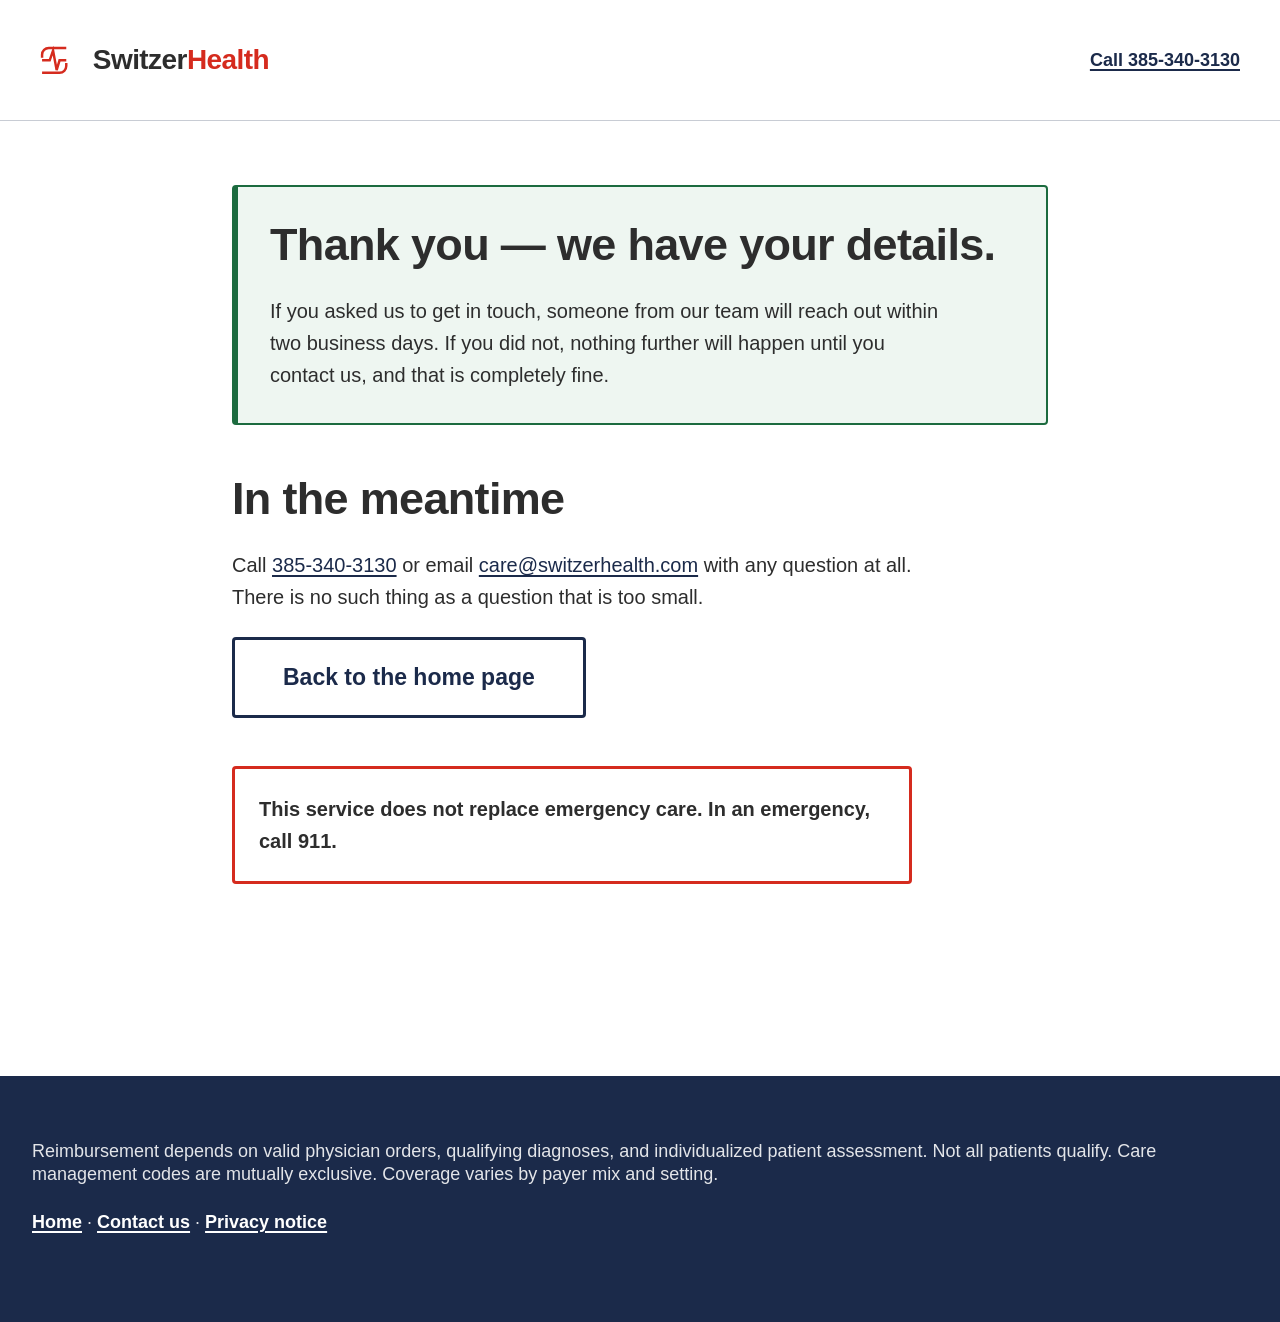
<file: thanks.html>
<!doctype html>
<html lang="en">
<head>
<meta charset="utf-8">
<meta name="viewport" content="width=device-width, initial-scale=1">
<title>Thank you | SwitzerHealth</title>
<meta name="robots" content="noindex">
<link rel="stylesheet" href="/assets/tokens.css">
<link rel="stylesheet" href="/assets/app.css">
<link rel="icon" href="/assets/logo-mark.svg" type="image/svg+xml">
</head>
<body>
<a class="skip-link" href="#main">Skip to main content</a>

<header class="site-header">
  <div class="container site-header__inner">
    <a class="wordmark" href="/">
      <svg class="wordmark__mark" style="color: var(--swh-red)" viewBox="0 0 400 400" aria-hidden="true" focusable="false">
        <g fill="none" stroke="currentColor" stroke-width="22">
          <path d="M 306 89 L 150 89 A 60 60 0 0 0 90 149 L 90 176"/>
          <path d="M 90 199 L 158 199 L 188 112 L 220 286 L 246 199 L 306 199"/>
          <path d="M 90 311 L 246 311 A 60 60 0 0 0 306 251 L 306 224"/>
        </g>
      </svg>
      <span><span class="wordmark__switzer">Switzer</span><span class="wordmark__health">Health</span></span>
    </a>
    <div class="site-header__contact">
      <a href="tel:+13853403130">Call 385-340-3130</a>
    </div>
  </div>
</header>

<main id="main">
  <section class="section section--plain" style="padding-top: var(--sp-6)">
    <div class="container container--narrow">
      <div class="panel panel--go">
        <h1 style="font-size: var(--fs-2xl)">Thank you &mdash; we have your details.</h1>
        <p style="margin-bottom: 0">
          If you asked us to get in touch, someone from our team will reach out within two
          business days. If you did not, nothing further will happen until you contact us,
          and that is completely fine.
        </p>
      </div>

      <h2 style="margin-top: var(--sp-5)">In the meantime</h2>
      <p>
        Call <a href="tel:+13853403130">385-340-3130</a> or email
        <a href="mailto:care@switzerhealth.com">care@switzerhealth.com</a> with any
        question at all. There is no such thing as a question that is too small.
      </p>
      <p>
        <a class="btn btn--secondary" href="/">Back to the home page</a>
      </p>

      <div class="emergency" style="margin-top: var(--sp-5)">
        This service does not replace emergency care. In an emergency, call 911.
      </div>
    </div>
  </section>
</main>

<footer class="site-footer">
  <div class="container">
    <p class="disclaimer">
      Reimbursement depends on valid physician orders, qualifying diagnoses, and
      individualized patient assessment. Not all patients qualify. Care management codes
      are mutually exclusive. Coverage varies by payer mix and setting.
    </p>
    <p class="disclaimer">
      <a href="/">Home</a> &middot;
      <a href="/contact.html">Contact us</a> &middot;
      <a href="/privacy.html">Privacy notice</a>
    </p>
  </div>
</footer>
</body>
</html>
</file>
<file: assets/tokens.css>
/* ============================================================================
   SwitzerHealth — Brand Tokens
   Source: SwitzerHealth Brand Positioning System, Phase One (Marketing Dept.)

   THIS IS THE ONE FILE TO EDIT FOR STYLING. Every color, size, and spacing
   value in the site resolves back to a variable declared here.
   ========================================================================= */

:root {
  /* --- Brand palette (§1 Brand Visual Identity) --------------------------- */
  --swh-red: #d52b1e;        /* Swiss flag red, Pantone 485C. "Health", CTAs, accents */
  --swh-charcoal: #2d2d2d;   /* Body text, headings, "Switzer" in the wordmark */
  --swh-navy: #1b2a4a;       /* Hero backgrounds, section accents, dark UI surfaces */
  --swh-white: #ffffff;      /* Backgrounds, reversed text on dark surfaces */

  /* Derived neutrals. Kept dark enough to hold AAA contrast on white —
     do not lighten these without re-checking with a contrast tool. */
  --swh-ink: var(--swh-charcoal);
  --swh-ink-soft: #4a4a4a;   /* 8.9:1 on white — still AAA for body copy */
  --swh-rule: #c8ccd4;       /* Hairlines and card borders (non-text, 3:1 UI) */
  --swh-rule-strong: #8a9099;
  --swh-surface: #f4f5f7;    /* Section banding, selected-card wash */
  --swh-surface-warm: #fdf3f2; /* Faint red wash for the selected state */
  --swh-red-dark: #a81f16;   /* Hover/active on red. 7.0:1 white-on-this */
  --swh-navy-soft: #24365c;

  /* Semantic status colors. Chosen to hold >= 4.5:1 on white and to stay
     distinguishable without relying on hue alone (icons + text carry meaning). */
  --swh-go: #1c6b3f;
  --swh-go-wash: #eef6f1;
  --swh-review: #8a5a00;
  --swh-review-wash: #fdf5e6;

  /* --- Typography (§1: Helvetica preferred, Arial fallback) ---------------
     No webfont. Nothing to download, nothing to block first paint, and the
     brand's specified face is already present on virtually every device. */
  --font-sans: Helvetica, "Helvetica Neue", Arial, "Liberation Sans", sans-serif;

  /* Type scale. Base is 1rem = 20px (html is set to 125% below, which scales
     from the reader's own browser setting rather than overriding it). */
  --fs-sm: 0.9rem;    /* 18px — the floor. Nothing on this site goes smaller. */
  --fs-base: 1rem;    /* 20px */
  --fs-md: 1.15rem;   /* 23px */
  --fs-lg: 1.4rem;    /* 28px */
  --fs-xl: 1.75rem;   /* 35px */
  --fs-2xl: 2.25rem;  /* 45px */
  --fs-3xl: 2.9rem;   /* 58px */

  --lh-tight: 1.15;
  --lh-snug: 1.3;
  --lh-body: 1.6;     /* Generous leading — meaningfully easier for aging eyes */

  --fw-normal: 400;
  --fw-bold: 700;

  /* --- Spacing. 8px grid, per the Swiss grid discipline. ------------------ */
  --sp-1: 0.4rem;
  --sp-2: 0.8rem;
  --sp-3: 1.2rem;
  --sp-4: 1.6rem;
  --sp-5: 2.4rem;
  --sp-6: 3.2rem;
  --sp-7: 4.8rem;
  --sp-8: 6.4rem;

  /* --- Layout ------------------------------------------------------------ */
  --measure: 34rem;          /* ~65 characters. Line-length limit for body copy. */
  --container: 64rem;
  --container-narrow: 44rem;

  /* --- Controls ----------------------------------------------------------
     60px minimum tap target. This is the single most important number in the
     file for the intended audience and must not be reduced. */
  --tap-min: 3.6rem;
  --radius: 4px;             /* Swiss style is squared-off; keep this restrained. */
  --focus-width: 4px;

  --shadow-card: 0 1px 2px rgba(27, 42, 74, 0.08);
  --shadow-lift: 0 4px 12px rgba(27, 42, 74, 0.14);
  /* Cast upward, for a control bar riding the bottom of the screen. The
     negative spread is what makes it upward: without it the blur wraps the
     sides of the bar too and draws two grey rules down the edges of the page. */
  --shadow-bar: 0 -8px 18px -8px rgba(27, 42, 74, 0.35);

  --transition: 120ms ease-out;
}

/* 125% of the reader's own base size. A reader who has already set their
   browser to large text gets large text scaled up again, which is the point. */
html {
  font-size: 125%;
}

/* Phones get a larger base still — the brief's "larger text on phone". */
@media (max-width: 40rem) {
  html {
    font-size: 137.5%; /* 22px at default browser settings */
  }

  :root {
    --fs-3xl: 2.1rem;
    --fs-2xl: 1.8rem;
    --fs-xl: 1.5rem;
  }
}

@media (prefers-reduced-motion: reduce) {
  :root {
    --transition: 0ms;
  }
}
</file>
<file: assets/app.css>
/* ============================================================================
   SwitzerHealth — Application styles

   Design philosophy: Swiss International Typographic Style (§1 of the brand
   book) — strict grid, generous whitespace, left-aligned text, a small number
   of type sizes, red used sparingly as an accent.

   Reconciled with the audience: the readers are largely 70+ and often on a
   phone. Swiss clarity and whitespace serve them well; Swiss taste for small,
   tight type does not, so the base size is deliberately large and the leading
   generous. Where the two disagree, legibility wins.

   CONTRAST RULES (computed, non-negotiable):
     charcoal on white ....... 13.8:1  AAA  <- default body text
     navy on white ........... 14.2:1  AAA
     white on navy ........... 14.2:1  AAA  <- hero
     white on Swiss Red ....... 5.0:1  AA / AAA-large only
     red on white ............. 5.0:1  large text and accents ONLY, never body
     red on navy .............. 2.8:1  FAILS — never do this
   ========================================================================= */

*,
*::before,
*::after {
  box-sizing: border-box;
}

/* The UA rule for [hidden] is `display: none` at the lowest specificity, so any
   class that sets `display` silently defeats it — which is how the result screen
   ended up still showing the Back/Next bar. Make the attribute authoritative. */
[hidden] {
  display: none !important;
}

body {
  margin: 0;
  background: var(--swh-white);
  color: var(--swh-ink);
  font-family: var(--font-sans);
  font-size: var(--fs-base);
  line-height: var(--lh-body);
  -webkit-text-size-adjust: 100%;
  text-rendering: optimizeLegibility;
  /* Long unbroken strings — email addresses above all — must wrap rather than
     push the page sideways on a narrow phone. */
  overflow-wrap: break-word;
}

img,
svg {
  max-width: 100%;
  height: auto;
}

/* --- Focus -----------------------------------------------------------------
   A single, loud, consistent focus treatment. Never remove it. */
:focus-visible {
  outline: var(--focus-width) solid var(--swh-red);
  outline-offset: 3px;
  border-radius: 2px;
}

/* --- Utilities ------------------------------------------------------------ */
.sr-only {
  position: absolute;
  width: 1px;
  height: 1px;
  padding: 0;
  margin: -1px;
  overflow: hidden;
  clip: rect(0 0 0 0);
  white-space: nowrap;
  border: 0;
}

.skip-link {
  position: absolute;
  left: var(--sp-2);
  top: -100vh;
  z-index: 100;
  padding: var(--sp-3) var(--sp-4);
  background: var(--swh-navy);
  color: var(--swh-white);
  font-weight: var(--fw-bold);
  text-decoration: none;
}

.skip-link:focus {
  top: var(--sp-2);
}

.container {
  width: 100%;
  max-width: var(--container);
  margin-inline: auto;
  padding-inline: var(--sp-4);
}

.container--narrow {
  max-width: var(--container-narrow);
}

.measure {
  max-width: var(--measure);
}

/* --- Typography ----------------------------------------------------------- */
h1,
h2,
h3 {
  margin: 0 0 var(--sp-3);
  font-weight: var(--fw-bold);
  line-height: var(--lh-tight);
  letter-spacing: -0.015em; /* Helvetica tightens well at display sizes */
  text-wrap: balance;
}

h1 {
  font-size: var(--fs-3xl);
}
h2 {
  font-size: var(--fs-2xl);
}
h3 {
  font-size: var(--fs-lg);
}

p,
li {
  margin: 0 0 var(--sp-3);
  max-width: var(--measure);
}

.lede {
  font-size: var(--fs-md);
  line-height: var(--lh-snug);
  color: var(--swh-ink);
}

a {
  color: var(--swh-navy);
  text-decoration-thickness: 2px;
  text-underline-offset: 3px;
}

a:hover {
  color: var(--swh-red-dark);
}

/* --- Wordmark --------------------------------------------------------------
   Live text, not an image. The wordmark IS Helvetica Bold with "Switzer" in
   charcoal and "Health" in Swiss Red, exactly as §1 specifies — so setting it
   as text is both more faithful and weightless. */
.wordmark {
  display: inline-flex;
  align-items: center;
  gap: var(--sp-2);
  font-weight: var(--fw-bold);
  font-size: var(--fs-lg);
  letter-spacing: -0.02em;
  line-height: 1;
  text-decoration: none;
  white-space: nowrap;
}

.wordmark__mark {
  width: 1.6em;
  height: 1.6em;
  flex: none;
}

.wordmark__switzer {
  color: var(--swh-charcoal);
}
.wordmark__health {
  color: var(--swh-red);
}

/* Reversed on dark surfaces: red on navy fails contrast (2.8:1), so the
   whole wordmark goes white when it sits on navy. */
.on-dark .wordmark__switzer,
.on-dark .wordmark__health {
  color: var(--swh-white);
}

/* --- Site header ---------------------------------------------------------- */
.site-header {
  border-bottom: 1px solid var(--swh-rule);
  background: var(--swh-white);
}

.site-header__inner {
  display: flex;
  flex-wrap: wrap;
  align-items: center;
  justify-content: space-between;
  gap: var(--sp-2) var(--sp-4);
  padding-block: var(--sp-3);
}

.site-header__contact {
  display: flex;
  flex-wrap: wrap;
  align-items: center;
  gap: var(--sp-2) var(--sp-4);
  font-size: var(--fs-sm);
}

.site-header__contact a {
  display: inline-flex;
  align-items: center;
  min-height: var(--tap-min);
  padding-inline: var(--sp-1);
  font-weight: var(--fw-bold);
  color: var(--swh-navy);
}

/* On a phone, two full-height contact rows push the hero and its call to
   action off the first screen. Keep the phone number — the one thing someone
   at a conference actually taps — and leave the email to the footer and the
   contact page, where it is still one tap away. */
@media (max-width: 40rem) {
  .site-header__contact a[href^="mailto"] {
    display: none;
  }

  .site-header__inner {
    padding-block: var(--sp-2);
  }

  .wordmark {
    font-size: var(--fs-md);
  }
}

/* --- Hero ----------------------------------------------------------------- */
.hero {
  background: var(--swh-navy);
  color: var(--swh-white);
  padding-block: var(--sp-8);
}

.hero h1 {
  margin-bottom: var(--sp-2);
}

/* Tier 1 brand essence. Per the Material Mapping Guide, the website hero
   carries this and nothing more: clean, short, above the fold. */
.hero__essence {
  font-size: var(--fs-md);
  font-weight: var(--fw-bold);
  letter-spacing: 0.08em;
  text-transform: uppercase;
  color: var(--swh-white);
  margin-bottom: var(--sp-3);
  opacity: 0.85;
}

.hero__sub {
  font-size: var(--fs-md);
  line-height: var(--lh-snug);
  color: var(--swh-white);
  max-width: var(--measure);
}

/* The one place red must never appear as text. A white rule stands in for
   the usual red accent rule. */
.hero__rule {
  width: 4rem;
  height: 4px;
  background: var(--swh-white);
  border: 0;
  margin: 0 0 var(--sp-4);
}

/* Must sit *after* the base .hero rules: media queries carry no extra
   specificity, so an earlier block would simply lose on source order.
   Buys back enough height to keep the call to action on the first screen. */
@media (max-width: 40rem) {
  .hero {
    padding-block: var(--sp-6);
  }

  .hero__essence {
    font-size: var(--fs-sm);
  }
}

/* --- Sections ------------------------------------------------------------- */
.section {
  padding-block: var(--sp-7);
  border-top: 1px solid var(--swh-rule);
}

.section--plain {
  border-top: 0;
}

.section--banded {
  background: var(--swh-surface);
  border-top: 0;
}

.section__eyebrow {
  font-size: var(--fs-sm);
  font-weight: var(--fw-bold);
  letter-spacing: 0.08em;
  text-transform: uppercase;
  color: var(--swh-red);        /* Large-ish, bold, non-body — 5.0:1 is fine here */
  margin-bottom: var(--sp-2);
}

/* --- Buttons ---------------------------------------------------------------
   Primary is white-on-red. That pairing is 5.0:1, which clears AAA only at
   large sizes, so the label size below is a contrast requirement, not a
   stylistic choice. Do not shrink it. */
.btn {
  display: inline-flex;
  align-items: center;
  justify-content: center;
  gap: var(--sp-2);
  min-height: var(--tap-min);
  padding: var(--sp-3) var(--sp-5);
  border: 3px solid transparent;
  border-radius: var(--radius);
  font-family: inherit;
  font-size: var(--fs-md);
  font-weight: var(--fw-bold);
  line-height: 1.2;
  text-align: center;
  text-decoration: none;
  cursor: pointer;
  transition: background-color var(--transition), border-color var(--transition);
}

.btn--primary {
  background: var(--swh-red);
  border-color: var(--swh-red);
  color: var(--swh-white);
}

.btn--primary:hover {
  background: var(--swh-red-dark);
  border-color: var(--swh-red-dark);
  color: var(--swh-white);
}

.btn--secondary {
  background: var(--swh-white);
  border-color: var(--swh-navy);
  color: var(--swh-navy);
}

.btn--secondary:hover {
  background: var(--swh-navy);
  color: var(--swh-white);
}

/* On navy, red would drop to 2.8:1. White-bordered ghost button instead. */
.on-dark .btn--primary {
  background: var(--swh-white);
  border-color: var(--swh-white);
  color: var(--swh-navy);
}

.on-dark .btn--primary:hover {
  background: var(--swh-surface);
  color: var(--swh-navy);
}

.on-dark :focus-visible {
  outline-color: var(--swh-white);
}

.btn--block {
  width: 100%;
}

.btn--lg {
  font-size: var(--fs-lg);
  padding: var(--sp-4) var(--sp-6);
}

/* --- Cards / panels ------------------------------------------------------- */
.panel {
  border: 2px solid var(--swh-rule);
  border-radius: var(--radius);
  padding: var(--sp-4);
  background: var(--swh-white);
}

.panel--notice {
  border-left: 6px solid var(--swh-navy);
  background: var(--swh-surface);
}

.panel--go {
  border-color: var(--swh-go);
  border-left-width: 6px;
  background: var(--swh-go-wash);
}

.panel--review {
  border-color: var(--swh-review);
  border-left-width: 6px;
  background: var(--swh-review-wash);
}

.panel > :last-child {
  margin-bottom: 0;
}

/* --- Benefit grid --------------------------------------------------------- */
/* min() keeps the track from demanding 16rem on a viewport narrower than that.
   A bare minmax(16rem, 1fr) overflows a 320px phone once the base font is 22px. */
.grid {
  display: grid;
  gap: var(--sp-4);
  grid-template-columns: repeat(auto-fit, minmax(min(16rem, 100%), 1fr));
}

.benefit {
  border-top: 4px solid var(--swh-red);
  padding-top: var(--sp-3);
}

.benefit h3 {
  margin-bottom: var(--sp-2);
}

.benefit p {
  margin-bottom: 0;
  color: var(--swh-ink-soft);
}

/* --- Forms ---------------------------------------------------------------- */
fieldset {
  margin: 0 0 var(--sp-5);
  padding: 0;
  border: 0;
  min-width: 0;
}

legend {
  display: block;
  width: 100%;
  padding: 0;
  margin-bottom: var(--sp-2);
  font-size: var(--fs-xl);
  font-weight: var(--fw-bold);
  line-height: var(--lh-tight);
  letter-spacing: -0.015em;
  color: var(--swh-ink);
  text-wrap: balance;
}

.field {
  margin-bottom: var(--sp-4);
  max-width: var(--measure);
}

.field__label {
  display: block;
  margin-bottom: var(--sp-1);
  font-size: var(--fs-base);
  font-weight: var(--fw-bold);
}

.field__hint {
  display: block;
  margin-bottom: var(--sp-2);
  font-size: var(--fs-sm);
  color: var(--swh-ink-soft);
}

.field input[type="text"],
.field input[type="email"],
.field input[type="tel"],
.field select,
.field textarea {
  width: 100%;
  min-height: var(--tap-min);
  padding: var(--sp-2) var(--sp-3);
  border: 2px solid var(--swh-rule-strong);
  border-radius: var(--radius);
  background: var(--swh-white);
  color: var(--swh-ink);
  font-family: inherit;
  font-size: var(--fs-md); /* >=16px prevents iOS zoom-on-focus */
  line-height: 1.4;
}

.field textarea {
  min-height: 8rem;
  resize: vertical;
}

.field input:focus,
.field select:focus,
.field textarea:focus {
  border-color: var(--swh-navy);
}

/* --- Choice cards ----------------------------------------------------------
   Answers are full-width tappable cards, not small radio circles. The entire
   card is the hit area. The native input stays in the DOM and stays focusable
   (clipped, never display:none) so screen readers and keyboards behave
   exactly as they would with a plain radio group. */
.choices {
  display: grid;
  gap: var(--sp-2);
  max-width: var(--measure);
}

.choice {
  position: relative;
  display: flex;
  /* Grid and flex items refuse by default to shrink below their own
     min-content width. At a large browser text setting the fixed parts of this
     card — the control, the gap, the padding — leave less room than the
     longest word needs, and the card pushes the whole page sideways. Allowing
     it to shrink lets `overflow-wrap: break-word` do its job instead. */
  min-width: 0;
  align-items: center;
  gap: var(--sp-3);
  min-height: var(--tap-min);
  padding: var(--sp-3);
  border: 2px solid var(--swh-rule-strong);
  border-radius: var(--radius);
  background: var(--swh-white);
  font-size: var(--fs-md);
  line-height: var(--lh-snug);
  cursor: pointer;
  transition: border-color var(--transition), background-color var(--transition);
}

.choice:hover {
  border-color: var(--swh-navy);
  background: var(--swh-surface);
}

.choice input {
  position: absolute;
  opacity: 0;
  width: 1px;
  height: 1px;
  margin: 0;
}

.choice__box {
  flex: none;
  width: 1.6rem;
  height: 1.6rem;
  border: 3px solid var(--swh-rule-strong);
  background: var(--swh-white);
}

.choice input[type="radio"] ~ .choice__box {
  border-radius: 50%;
}

.choice__label {
  min-width: 0;
  font-weight: var(--fw-bold);
}

.choice__note {
  display: block;
  font-size: var(--fs-sm);
  font-weight: var(--fw-normal);
  color: var(--swh-ink-soft);
  margin-top: 2px;
}

/* Selected state carries a border weight change, a background wash, AND a
   filled control — three signals, so it never depends on color alone. */
.choice:has(input:checked) {
  border-color: var(--swh-red);
  background: var(--swh-surface-warm);
}

.choice:has(input:checked) .choice__box {
  border-color: var(--swh-red);
  background: var(--swh-red);
  box-shadow: inset 0 0 0 4px var(--swh-white);
}

.choice:has(input:focus-visible) {
  outline: var(--focus-width) solid var(--swh-red);
  outline-offset: 3px;
}

/* Checkbox consent rows sit outside the card pattern but keep the tap size. */
.consent {
  display: flex;
  align-items: flex-start;
  gap: var(--sp-3);
  padding: var(--sp-3);
  margin-bottom: var(--sp-3);
  border: 2px solid var(--swh-rule-strong);
  border-radius: var(--radius);
  max-width: var(--measure);
  cursor: pointer;
}

.consent:has(input:checked) {
  border-color: var(--swh-red);
  background: var(--swh-surface-warm);
}

.consent:has(input:focus-visible) {
  outline: var(--focus-width) solid var(--swh-red);
  outline-offset: 3px;
}

.consent input {
  flex: none;
  width: 1.8rem;
  height: 1.8rem;
  margin: 0.15rem 0 0;
  accent-color: var(--swh-red);
}

.consent span {
  min-width: 0;
  font-size: var(--fs-base);
  line-height: var(--lh-snug);
}

.consent__required {
  font-weight: var(--fw-bold);
}

/* --- Errors ----------------------------------------------------------------
   Never color-only: the error carries a bold "!" glyph, a heavy left rule,
   and plain-language text. */
.error {
  display: flex;
  gap: var(--sp-2);
  align-items: flex-start;
  margin-bottom: var(--sp-3);
  padding: var(--sp-3);
  border: 2px solid var(--swh-red);
  border-left-width: 6px;
  border-radius: var(--radius);
  background: var(--swh-surface-warm);
  color: var(--swh-ink);
  font-size: var(--fs-base);
  max-width: var(--measure);
}

.error::before {
  content: "!";
  flex: none;
  display: flex;
  align-items: center;
  justify-content: center;
  width: 1.6rem;
  height: 1.6rem;
  border-radius: 50%;
  background: var(--swh-red);
  color: var(--swh-white);
  font-weight: var(--fw-bold);
  line-height: 1;
}

.field--invalid input,
.field--invalid select {
  border-color: var(--swh-red);
  border-width: 3px;
}

/* --- Flow chrome ------------------------------------------------------------
   Everything above the question is overhead. On a short screen at large text
   the header, the top padding and the progress block together can eat half the
   viewport before the reader sees a word of the question, so this section is
   kept deliberately thin and gets thinner still in the short-viewport block at
   the end of this file. */
.flow {
  padding-block: var(--sp-4) var(--sp-6);
}

/* Progress is stated in words. A bar alone is not readable to everyone.
   Words and bar share one line so the block costs one row, not two; they
   wrap back to two rows if the text is scaled up far enough to need it. */
.progress {
  display: flex;
  flex-wrap: wrap;
  align-items: center;
  gap: var(--sp-1) var(--sp-3);
  margin-bottom: var(--sp-4);
  padding-bottom: var(--sp-3);
  border-bottom: 1px solid var(--swh-rule);
}

.progress__text {
  /* Shrinkable, so a reader on a very large text setting gets a wrapped label
     rather than a page that scrolls sideways. */
  flex: 0 1 auto;
  min-width: 0;
  font-size: var(--fs-sm);
  font-weight: var(--fw-bold);
  letter-spacing: 0.04em;
  text-transform: uppercase;
  color: var(--swh-ink-soft);
  line-height: var(--lh-tight);
  margin-bottom: 0;
}

.progress__track {
  /* Small basis on purpose: a large one pushes the bar onto its own line at
     phone widths, which costs a whole row for a decorative element. It grows
     to fill whatever is left over once the words have their space. */
  flex: 1 1 3rem;
  height: 8px;
  background: var(--swh-rule);
  border-radius: 4px;
  overflow: hidden;
}

.progress__fill {
  height: 100%;
  background: var(--swh-red);
  transition: width var(--transition);
}

.step__help {
  font-size: var(--fs-base);
  color: var(--swh-ink-soft);
  margin-bottom: var(--sp-4);
  max-width: var(--measure);
}

/* Back sits left, Next sits right, both always visible, both full tap size.
   On phones they stack with Next on top — the primary action stays under the
   thumb and above the fold.

   `position: sticky` is what keeps the next action on screen. The bar sits in
   normal flow at the end of the question, and rides the bottom edge of the
   viewport whenever the answers run past it — so a reader on a short screen
   never has to scroll to find out how to continue, and never has to scroll
   back down to press it. It settles into place at the true end of the page.
   Sticky rather than fixed on purpose: a fixed bar keeps its own coordinates
   when a phone keyboard opens and lands on top of the field being typed in. */
.flow__nav {
  position: sticky;
  bottom: 0;
  z-index: 5;
  display: flex;
  /* wrap-reverse keeps Next on the upper line once they stack, so the primary
     action stays nearest the thumb. Wrapping is load-bearing, not decorative:
     media queries resolve `rem` against the *initial* root size, so they do not
     fire when a reader zooms text to 200%. Wrapping handles that case. */
  flex-wrap: wrap-reverse;
  gap: var(--sp-3);
  align-items: center;
  margin-top: var(--sp-5);
  padding-block: var(--sp-3);
  /* Clear of the home indicator on a phone with a rounded/gestural bottom. */
  padding-bottom: calc(var(--sp-3) + env(safe-area-inset-bottom, 0px));
  border-top: 1px solid var(--swh-rule);
  /* Opaque: answers scroll underneath it, not through it. */
  background: var(--swh-white);
  max-width: var(--measure);
}

.flow__nav .btn {
  flex: 1 1 10rem;
  min-width: 0;
  max-width: 100%;
}

/* Added by flow.js only while the bar is actually floating over content, so
   it reads as a bar then and as a plain rule when it comes to rest. */
.flow__nav--pinned {
  box-shadow: var(--shadow-bar);
}

/* The sentinel flow.js watches to decide the above. Takes up no room and is
   hidden from assistive technology in the markup. */
#flow-nav-end {
  height: 1px;
}

/* The same treatment for a plain form's submit button — the no-JS fallback on
   the flow page runs well past one screen at this text size. */
.form-actions {
  position: sticky;
  bottom: 0;
  z-index: 5;
  margin-top: var(--sp-4);
  padding-block: var(--sp-3);
  padding-bottom: calc(var(--sp-3) + env(safe-area-inset-bottom, 0px));
  border-top: 1px solid var(--swh-rule);
  background: var(--swh-white);
  max-width: var(--measure);
}

.form-actions > :last-child {
  margin-bottom: 0;
}

/* --- Result --------------------------------------------------------------- */
.result__headline {
  font-size: var(--fs-2xl);
  margin-bottom: var(--sp-3);
}

.next-steps {
  counter-reset: step;
  list-style: none;
  padding: 0;
  margin: 0 0 var(--sp-4);
  max-width: var(--measure);
}

.next-steps li {
  counter-increment: step;
  position: relative;
  padding-left: 3rem;
  margin-bottom: var(--sp-3);
}

.next-steps li::before {
  content: counter(step);
  position: absolute;
  left: 0;
  top: 0;
  display: flex;
  align-items: center;
  justify-content: center;
  width: 2.2rem;
  height: 2.2rem;
  border-radius: 50%;
  background: var(--swh-navy);
  color: var(--swh-white);
  font-weight: var(--fw-bold);
  font-size: var(--fs-base);
  line-height: 1;
}

/* --- Citations and disclaimers -------------------------------------------- */
.citations {
  font-size: var(--fs-sm);
  color: var(--swh-ink-soft);
}

.citations ol {
  padding-left: 1.4rem;
}

.citations li {
  margin-bottom: var(--sp-2);
  max-width: none;
}

.disclaimer {
  font-size: var(--fs-sm);
  line-height: var(--lh-snug);
  color: var(--swh-ink-soft);
  max-width: none;
}

.emergency {
  border: 3px solid var(--swh-red);
  border-radius: var(--radius);
  padding: var(--sp-3);
  font-weight: var(--fw-bold);
  font-size: var(--fs-base);
  max-width: var(--measure);
}

/* --- Footer --------------------------------------------------------------- */
.site-footer {
  margin-top: var(--sp-7);
  padding-block: var(--sp-6);
  background: var(--swh-navy);
  color: var(--swh-white);
}

.site-footer a {
  color: var(--swh-white);
  font-weight: var(--fw-bold);
}

.site-footer .disclaimer {
  color: rgba(255, 255, 255, 0.88);
}

.site-footer__grid {
  display: grid;
  gap: var(--sp-5);
  grid-template-columns: repeat(auto-fit, minmax(min(15rem, 100%), 1fr));
  margin-bottom: var(--sp-5);
}

.site-footer h3 {
  font-size: var(--fs-base);
  text-transform: uppercase;
  letter-spacing: 0.08em;
}

.site-footer ul {
  list-style: none;
  padding: 0;
  margin: 0;
}

.site-footer li {
  margin-bottom: var(--sp-1);
}

.site-footer li a {
  display: inline-flex;
  align-items: center;
  min-height: var(--tap-min);
}

.site-footer__legal {
  padding-top: var(--sp-4);
  border-top: 1px solid rgba(255, 255, 255, 0.3);
}

.site-footer__legal p {
  max-width: none;
}

/* --- Short viewports --------------------------------------------------------
   The reader we actually watched: a phone held in one hand, browser text set
   large, and a visible viewport of maybe 550-700px once the browser's own
   chrome is subtracted. At the default sizes that leaves roughly 250px of
   header, padding and progress before the question begins, and puts the Next
   button several scrolls below the fold.

   Everything here buys vertical room back. Nothing here shrinks type, tap
   targets, or contrast — those are the reasons the page works for this
   audience in the first place. What gets cut is whitespace and chrome.

   `rem` in a media query resolves against the browser's *initial* font size,
   not the 137.5% set on <html>, so 48rem here means 768 device-independent
   pixels regardless of how large the reader has set their text. That is the
   intent: this is a question about how tall the screen is, not how big the
   type is. The wrap-reverse rules above handle the large-type case on their
   own, at any height.
   ========================================================================= */
@media (max-height: 48rem) {
  /* Header: brand and the phone number stay — a reader who gets stuck needs
     the number in reach — but the block shrinks to about one tap target. */
  .site-header__inner {
    padding-block: var(--sp-1);
  }

  .wordmark {
    font-size: var(--fs-base);
  }

  .wordmark__mark {
    width: 1.2em;
    height: 1.2em;
  }

  /* The wordmark and the phone number do not fit on one line at phone widths,
     and a second header row costs about 45px — eight per cent of a screen this
     short. The mark stays, the lettering is taken out of the flow (not removed:
     it is still the link's accessible name, and still the wordmark everywhere
     the screen is taller). The phone number stays because a reader who gets
     stuck halfway down a form needs it in reach, and the footer is past the
     end of the page. */
  .wordmark > span {
    position: absolute;
    width: 1px;
    height: 1px;
    padding: 0;
    margin: -1px;
    overflow: hidden;
    clip: rect(0 0 0 0);
    white-space: nowrap;
    border: 0;
  }

  /* This link, not the wordmark, sets the header's height. 3rem resolves to
     exactly the 60px floor the tokens file names as the minimum tap target at
     the default root size, and to 66px at the larger phone root — still above
     the floor, and about 30px shorter than the 3.6rem used elsewhere. This is
     the only control on the site allowed to sit at the floor rather than
     above it, and only because it is chrome rather than part of the form. */
  .site-header__contact a {
    min-height: 3rem;
  }

  /* Hero: the "See if you qualify" button is the only thing on the landing
     page that matters on the first screen. */
  .hero {
    padding-block: var(--sp-5);
  }

  /* The flow itself starts as high as the header allows. */
  .flow {
    padding-block: var(--sp-2) var(--sp-4);
  }

  .progress {
    margin-bottom: var(--sp-3);
    padding-bottom: var(--sp-2);
  }

  /* Question, its explanation, and the answers pulled into one block. The
     type is untouched; only the air between the lines comes out. */
  legend {
    margin-bottom: var(--sp-1);
  }

  .step__help {
    margin-bottom: var(--sp-2);
  }

  fieldset {
    margin-bottom: var(--sp-4);
  }

  .field {
    margin-bottom: var(--sp-3);
  }

  /* Keep Back and Next on one row so the pinned bar costs one tap target of
     height instead of two. Back is sized to its own label and Next takes what
     is left, because Next is the expected action and Back is the recovery one.
     The bases are small enough that the row survives a 360px phone; below
     that, or under heavy zoom, wrap-reverse still stacks them with Next on
     top rather than cramming them. */
  .flow__nav {
    gap: var(--sp-2);
    margin-top: var(--sp-4);
    padding-block: var(--sp-1);
    padding-bottom: calc(var(--sp-1) + env(safe-area-inset-bottom, 0px));
  }

  /* `min-height` still holds the tap target at full size; this only stops the
     padding from pushing the button past it. */
  .flow__nav .btn {
    padding: var(--sp-2) var(--sp-3);
  }

  .flow__nav .btn--secondary {
    flex: 0 1 auto;
  }

  .flow__nav .btn--primary {
    flex: 1 1 6rem;
  }

  .form-actions {
    padding-block: var(--sp-2);
    padding-bottom: calc(var(--sp-2) + env(safe-area-inset-bottom, 0px));
  }

  /* A bar that stops short of both screen edges reads as a floating panel.
     Cancel the container's side padding so the rule and its shadow run the
     full width, then put the padding back on the bar itself so the buttons
     stay on the same grid line as the answers above them. Width-scoped: on a
     screen wide enough for the narrow container to be centred, the inset
     panel is the correct look and this would only widen it by 35px. */
  @media (max-width: 48rem) {
    .flow__nav,
    .form-actions {
      margin-inline: calc(var(--sp-4) * -1);
      padding-inline: var(--sp-4);
      max-width: none;
    }
  }

  .form-actions .btn--lg {
    padding-block: var(--sp-3);
  }

  /* The result screen has no button bar — the flow is over — so the thing to
     bring up the screen is the "What happens next" list under the verdict. */
  .panel {
    padding: var(--sp-3);
  }

  .result__headline {
    margin-bottom: var(--sp-2);
  }

  .site-footer {
    margin-top: var(--sp-5);
    padding-block: var(--sp-5);
  }
}

/* --- Print ---------------------------------------------------------------- */
@media print {
  .site-header__contact,
  .flow__nav,
  .skip-link {
    display: none;
  }

  /* Nothing sticks to a sheet of paper. */
  .form-actions {
    position: static;
    box-shadow: none;
  }

  body {
    font-size: 12pt;
  }
}
</file>
